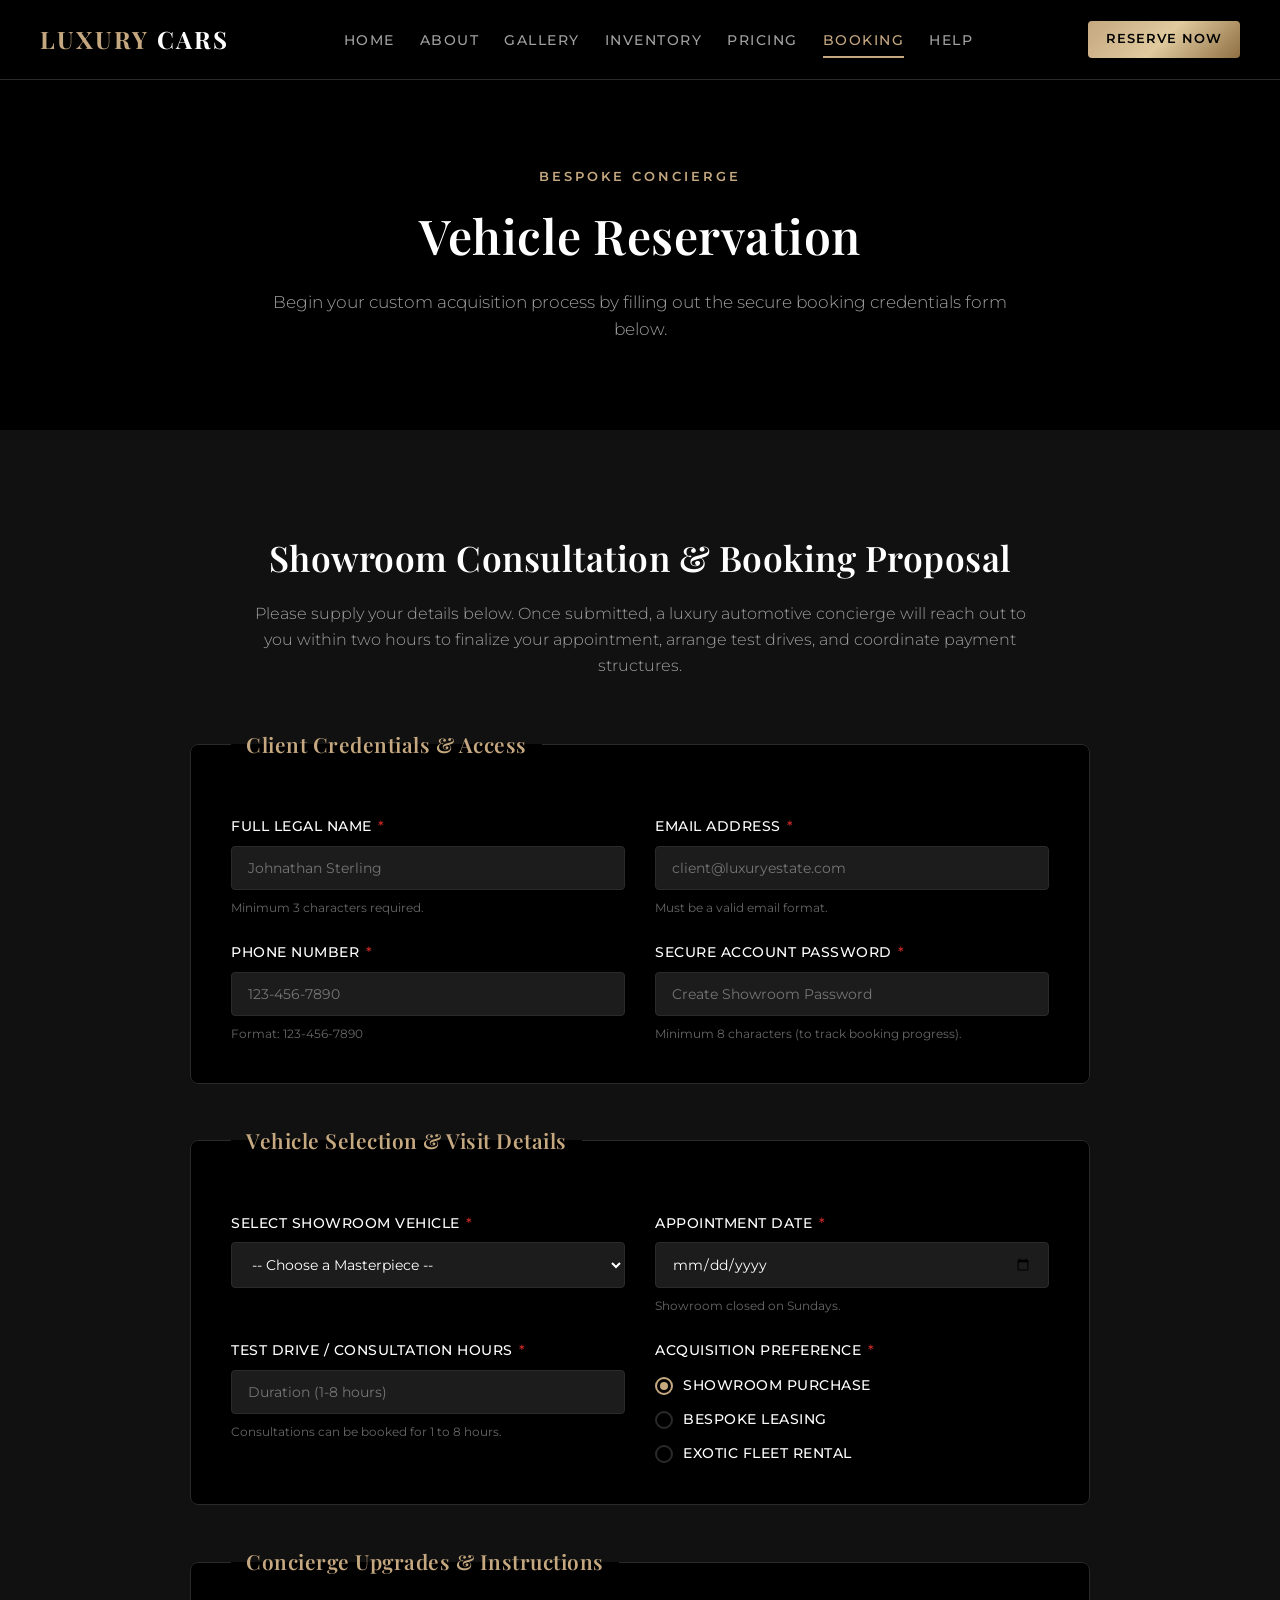
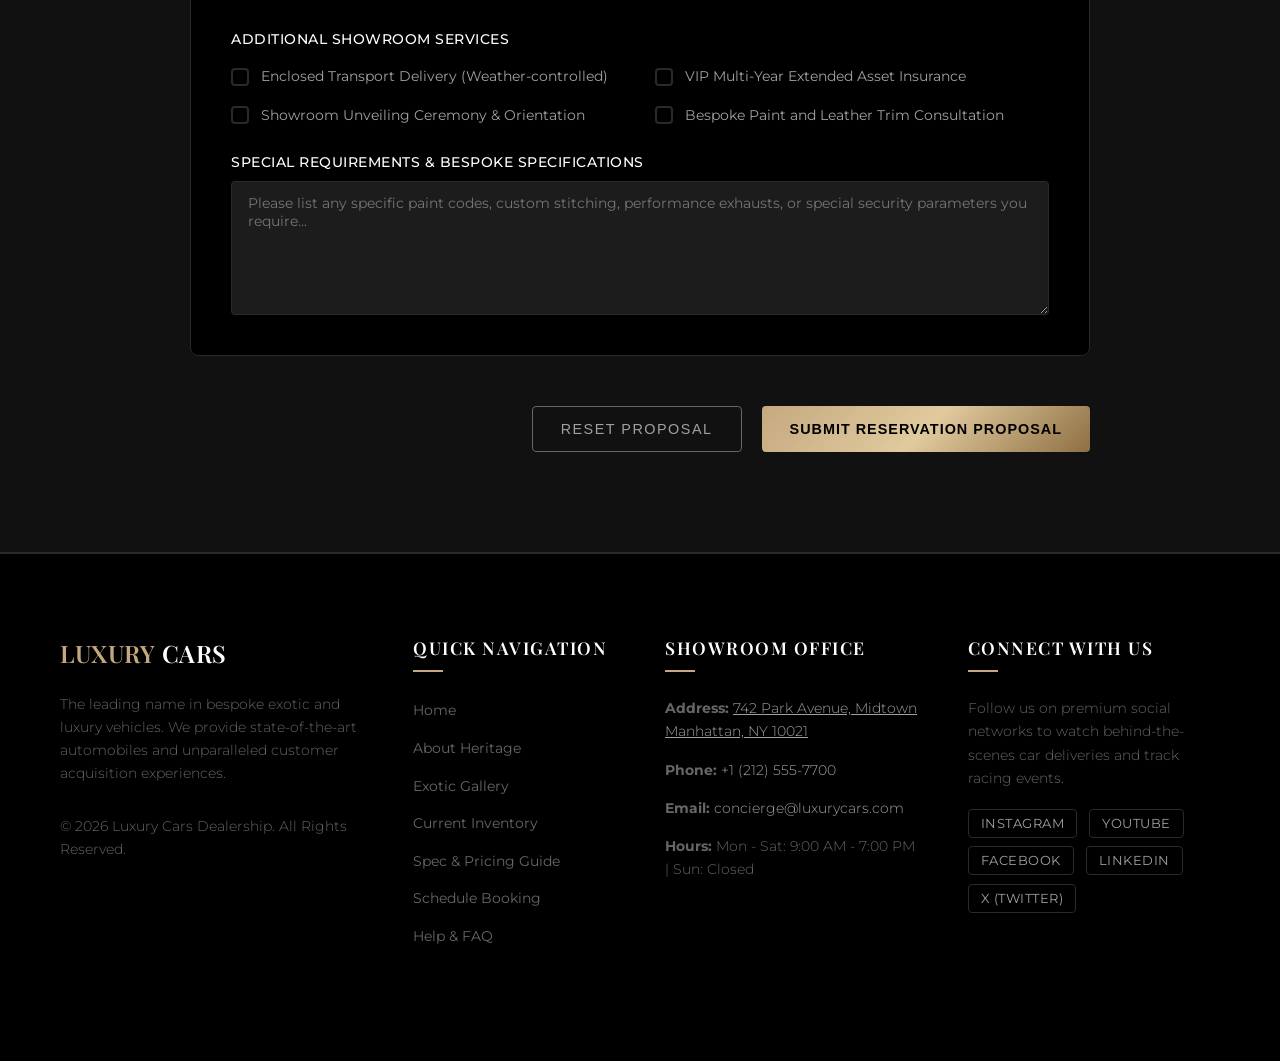
<file: booking.html>
<!DOCTYPE html>
<html lang="en">
<head>
    <meta charset="UTF-8">
    <meta name="viewport" content="width=device-width, initial-scale=1.0">
    <meta name="description" content="Schedule a showroom consultation or reserve your chosen vehicle. Fill out our secure, bespoke concierge reservation form.">
    <title>Reserve Your Vehicle | Luxury Cars Concierge</title>
    <!-- Google Fonts -->
    <link rel="preconnect" href="https://fonts.googleapis.com">
    <link rel="preconnect" href="https://fonts.gstatic.com" crossorigin>
    <link href="https://fonts.googleapis.com/css2?family=Montserrat:wght@300;400;500;600;700&family=Playfair+Display:ital,wght@0,400;0,600;0,700;1,400&display=swap" rel="stylesheet">
    <!-- External CSS -->
    <link rel="stylesheet" href="css/styles.css">
    <link rel="stylesheet" href="css/responsive.css">
    <!-- Favicon -->
    <link rel="icon" type="image/x-icon" href="favicon.ico">
</head>
<body>

    <!-- Header & Navigation -->
    <header class="main-header">
        <div class="logo">
            <a href="index.html">
                <span class="gold-text">LUXURY</span> CARS
            </a>
        </div>
        <nav class="nav-bar">
            <ul>
                <li><a href="index.html">Home</a></li>
                <li><a href="about.html">About</a></li>
                <li><a href="gallery.html">Gallery</a></li>
                <li><a href="inventory.html">Inventory</a></li>
                <li><a href="pricing.html">Pricing</a></li>
                <li><a href="booking.html" class="active-nav">Booking</a></li>
                <li><a href="help.html">Help</a></li>
            </ul>
        </nav>
        <div class="header-cta">
            <a href="booking.html" class="btn-gold-small">Reserve Now</a>
        </div>
    </header>

    <!-- Main Content -->
    <main>

        <!-- Page Hero Banner -->
        <section class="page-banner booking-banner">
            <div class="banner-overlay"></div>
            <div class="banner-content">
                <span class="banner-subtitle">BESPOKE CONCIERGE</span>
                <h1>Vehicle Reservation</h1>
                <p>Begin your custom acquisition process by filling out the secure booking credentials form below.</p>
            </div>
        </section>

        <!-- Booking Form Section -->
        <section class="booking-section">
            <div class="container">
                
                <div class="booking-intro-text">
                    <h2>Showroom Consultation & Booking Proposal</h2>
                    <p>Please supply your details below. Once submitted, a luxury automotive concierge will reach out to you within two hours to finalize your appointment, arrange test drives, and coordinate payment structures.</p>
                </div>

                <!-- Reservation Form -->
                <form class="reservation-form" action="#" method="POST">
                    
                    <!-- Fieldset 1: Personal Details -->
                    <fieldset class="form-fieldset">
                        <legend class="form-legend">Client Credentials & Access</legend>
                        <div class="fieldset-grid">
                            <div class="form-group">
                                <label for="client-name">Full Legal Name <span class="required-star">*</span></label>
                                <input type="text" id="client-name" name="name" placeholder="Johnathan Sterling" minlength="3" required>
                                <span class="input-tip">Minimum 3 characters required.</span>
                            </div>

                            <div class="form-group">
                                <label for="client-email">Email Address <span class="required-star">*</span></label>
                                <input type="email" id="client-email" name="email" placeholder="client@luxuryestate.com" required>
                                <span class="input-tip">Must be a valid email format.</span>
                            </div>

                            <div class="form-group">
                                <label for="client-phone">Phone Number <span class="required-star">*</span></label>
                                <input type="tel" id="client-phone" name="phone" placeholder="123-456-7890" pattern="[0-9]{3}-[0-9]{3}-[0-9]{4}" required>
                                <span class="input-tip">Format: 123-456-7890</span>
                            </div>

                            <div class="form-group">
                                <label for="client-password">Secure Account Password <span class="required-star">*</span></label>
                                <input type="password" id="client-password" name="password" placeholder="Create Showroom Password" minlength="8" required>
                                <span class="input-tip">Minimum 8 characters (to track booking progress).</span>
                            </div>
                        </div>
                    </fieldset>

                    <!-- Fieldset 2: Vehicle Specs and Appointment -->
                    <fieldset class="form-fieldset">
                        <legend class="form-legend">Vehicle Selection & Visit Details</legend>
                        <div class="fieldset-grid">
                            <div class="form-group">
                                <label for="vehicle-select">Select Showroom Vehicle <span class="required-star">*</span></label>
                                <select id="vehicle-select" name="vehicle" required>
                                    <option value="" disabled selected>-- Choose a Masterpiece --</option>
                                    <option value="porsche-911">Porsche 911 GT3 ($198,500)</option>
                                    <option value="porsche-taycan">Porsche Taycan Turbo S ($187,000)</option>
                                    <option value="ferrari-f8">Ferrari F8 Tributo ($312,000)</option>
                                    <option value="ferrari-roma">Ferrari Roma Coupe ($222,600)</option>
                                    <option value="lambo-huracan">Lamborghini Huracán Evo V10 ($261,200)</option>
                                    <option value="rr-ghost">Rolls-Royce Ghost Sedan ($346,000)</option>
                                    <option value="rr-cullinan">Rolls-Royce Cullinan SUV ($395,000)</option>
                                    <option value="bentley-continental">Bentley Continental GT ($235,900)</option>
                                    <option value="mercedes-sclass">Mercedes-Benz S-Class S580 ($124,500)</option>
                                    <option value="audi-rs">Audi RS e-tron GT ($142,400)</option>
                                    <option value="range-rover">Range Rover Autobiography ($162,000)</option>
                                </select>
                            </div>

                            <div class="form-group">
                                <label for="booking-date">Appointment Date <span class="required-star">*</span></label>
                                <input type="date" id="booking-date" name="booking_date" required>
                                <span class="input-tip">Showroom closed on Sundays.</span>
                            </div>

                            <div class="form-group">
                                <label for="consult-duration">Test Drive / Consultation Hours <span class="required-star">*</span></label>
                                <input type="number" id="consult-duration" name="duration" min="1" max="8" placeholder="Duration (1-8 hours)" required>
                                <span class="input-tip">Consultations can be booked for 1 to 8 hours.</span>
                            </div>

                            <div class="form-group">
                                <span class="label-heading">Acquisition Preference <span class="required-star">*</span></span>
                                <div class="radio-group">
                                    <label class="radio-label">
                                        <input type="radio" name="acquisition_type" value="purchase" checked required>
                                        <span>Showroom Purchase</span>
                                    </label>
                                    <label class="radio-label">
                                        <input type="radio" name="acquisition_type" value="lease">
                                        <span>Bespoke Leasing</span>
                                    </label>
                                    <label class="radio-label">
                                        <input type="radio" name="acquisition_type" value="rent">
                                        <span>Exotic Fleet Rental</span>
                                    </label>
                                </div>
                            </div>
                        </div>
                    </fieldset>

                    <!-- Fieldset 3: Custom Concierge & Delivery Options -->
                    <fieldset class="form-fieldset">
                        <legend class="form-legend">Concierge Upgrades & Instructions</legend>
                        
                        <div class="checkbox-container">
                            <span class="label-heading">Additional Showroom Services</span>
                            <div class="checkbox-grid">
                                <label class="checkbox-label">
                                    <input type="checkbox" name="services[]" value="enclosed_transport">
                                    <span>Enclosed Transport Delivery (Weather-controlled)</span>
                                </label>
                                <label class="checkbox-label">
                                    <input type="checkbox" name="services[]" value="vip_insurance">
                                    <span>VIP Multi-Year Extended Asset Insurance</span>
                                </label>
                                <label class="checkbox-label">
                                    <input type="checkbox" name="services[]" value="orientation">
                                    <span>Showroom Unveiling Ceremony & Orientation</span>
                                </label>
                                <label class="checkbox-label">
                                    <input type="checkbox" name="services[]" value="materials_consult">
                                    <span>Bespoke Paint and Leather Trim Consultation</span>
                                </label>
                            </div>
                        </div>

                        <div class="form-group textarea-group">
                            <label for="special-requirements">Special Requirements & Bespoke Specifications</label>
                            <textarea id="special-requirements" name="requirements" placeholder="Please list any specific paint codes, custom stitching, performance exhausts, or special security parameters you require..." rows="6"></textarea>
                        </div>
                    </fieldset>

                    <!-- Submit & Reset Buttons -->
                    <div class="form-actions">
                        <button type="reset" class="btn-outline-reset">Reset Proposal</button>
                        <button type="submit" class="btn-gold-submit">Submit Reservation Proposal</button>
                    </div>

                </form>

            </div>
        </section>

    </main>

    <!-- Footer -->
    <footer class="main-footer">
        <div class="container footer-grid">
            <div class="footer-block footer-about">
                <h3><span class="gold-text">LUXURY</span> CARS</h3>
                <p>The leading name in bespoke exotic and luxury vehicles. We provide state-of-the-art automobiles and unparalleled customer acquisition experiences.</p>
                <p class="copyright">&copy; 2026 Luxury Cars Dealership. All Rights Reserved.</p>
            </div>
            <div class="footer-block footer-links">
                <h4>Quick Navigation</h4>
                <ul>
                    <li><a href="index.html">Home</a></li>
                    <li><a href="about.html">About Heritage</a></li>
                    <li><a href="gallery.html">Exotic Gallery</a></li>
                    <li><a href="inventory.html">Current Inventory</a></li>
                    <li><a href="pricing.html">Spec & Pricing Guide</a></li>
                    <li><a href="booking.html">Schedule Booking</a></li>
                    <li><a href="help.html">Help & FAQ</a></li>
                </ul>
            </div>
            <div class="footer-block footer-contact">
                <h4>Showroom Office</h4>
                <p><strong>Address:</strong> <a href="help.html#map-section" class="footer-map-link">742 Park Avenue, Midtown Manhattan, NY 10021</a></p>
                <p><strong>Phone:</strong> <a href="tel:+12125557700">+1 (212) 555-7700</a></p>
                <p><strong>Email:</strong> <a href="mailto:concierge@luxurycars.com">concierge@luxurycars.com</a></p>
                <p><strong>Hours:</strong> Mon - Sat: 9:00 AM - 7:00 PM | Sun: Closed</p>
            </div>
            <div class="footer-block footer-social">
                <h4>Connect With Us</h4>
                <p>Follow us on premium social networks to watch behind-the-scenes car deliveries and track racing events.</p>
                <ul class="social-links">
                    <li><a href="https://instagram.com" target="_blank" rel="noopener">Instagram</a></li>
                    <li><a href="https://youtube.com" target="_blank" rel="noopener">YouTube</a></li>
                    <li><a href="https://facebook.com" target="_blank" rel="noopener">Facebook</a></li>
                    <li><a href="https://linkedin.com" target="_blank" rel="noopener">LinkedIn</a></li>
                    <li><a href="https://twitter.com" target="_blank" rel="noopener">X (Twitter)</a></li>
                </ul>
            </div>
        </div>
    </footer>

</body>
</html>
</file>
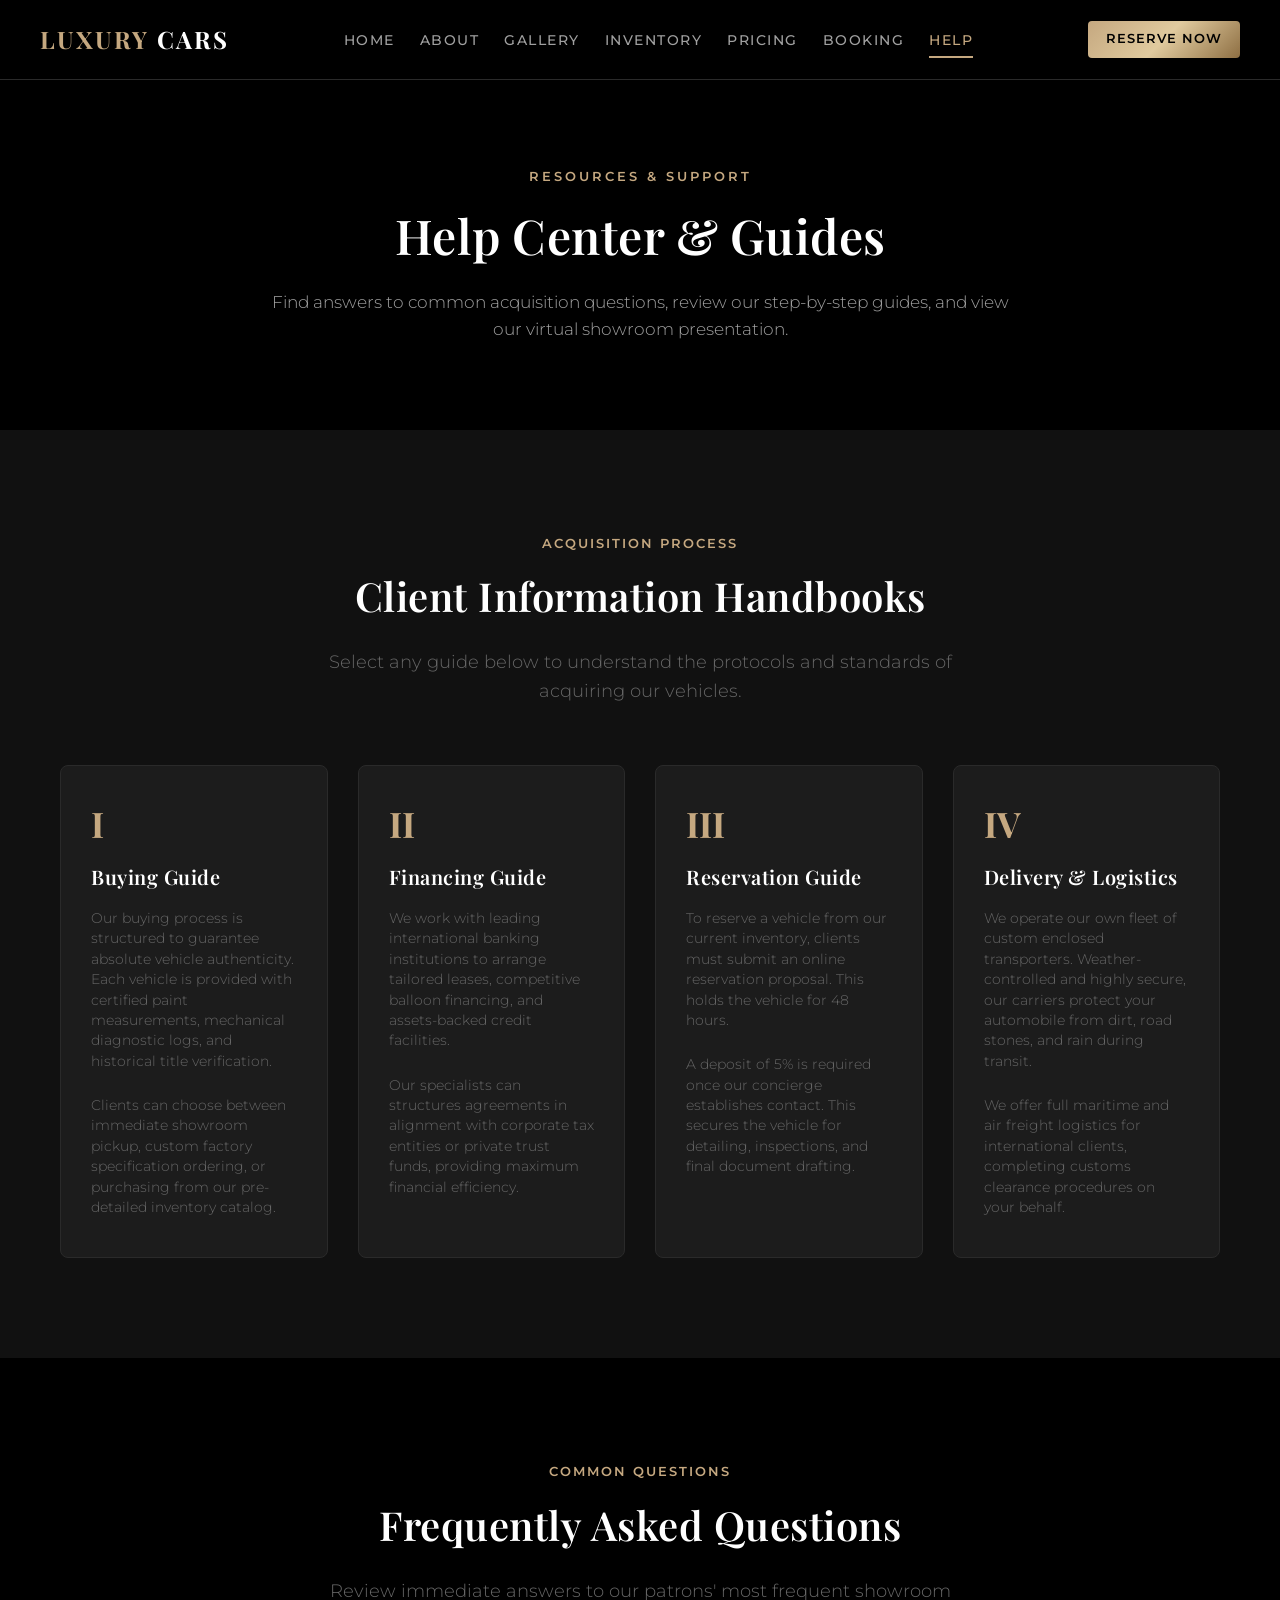
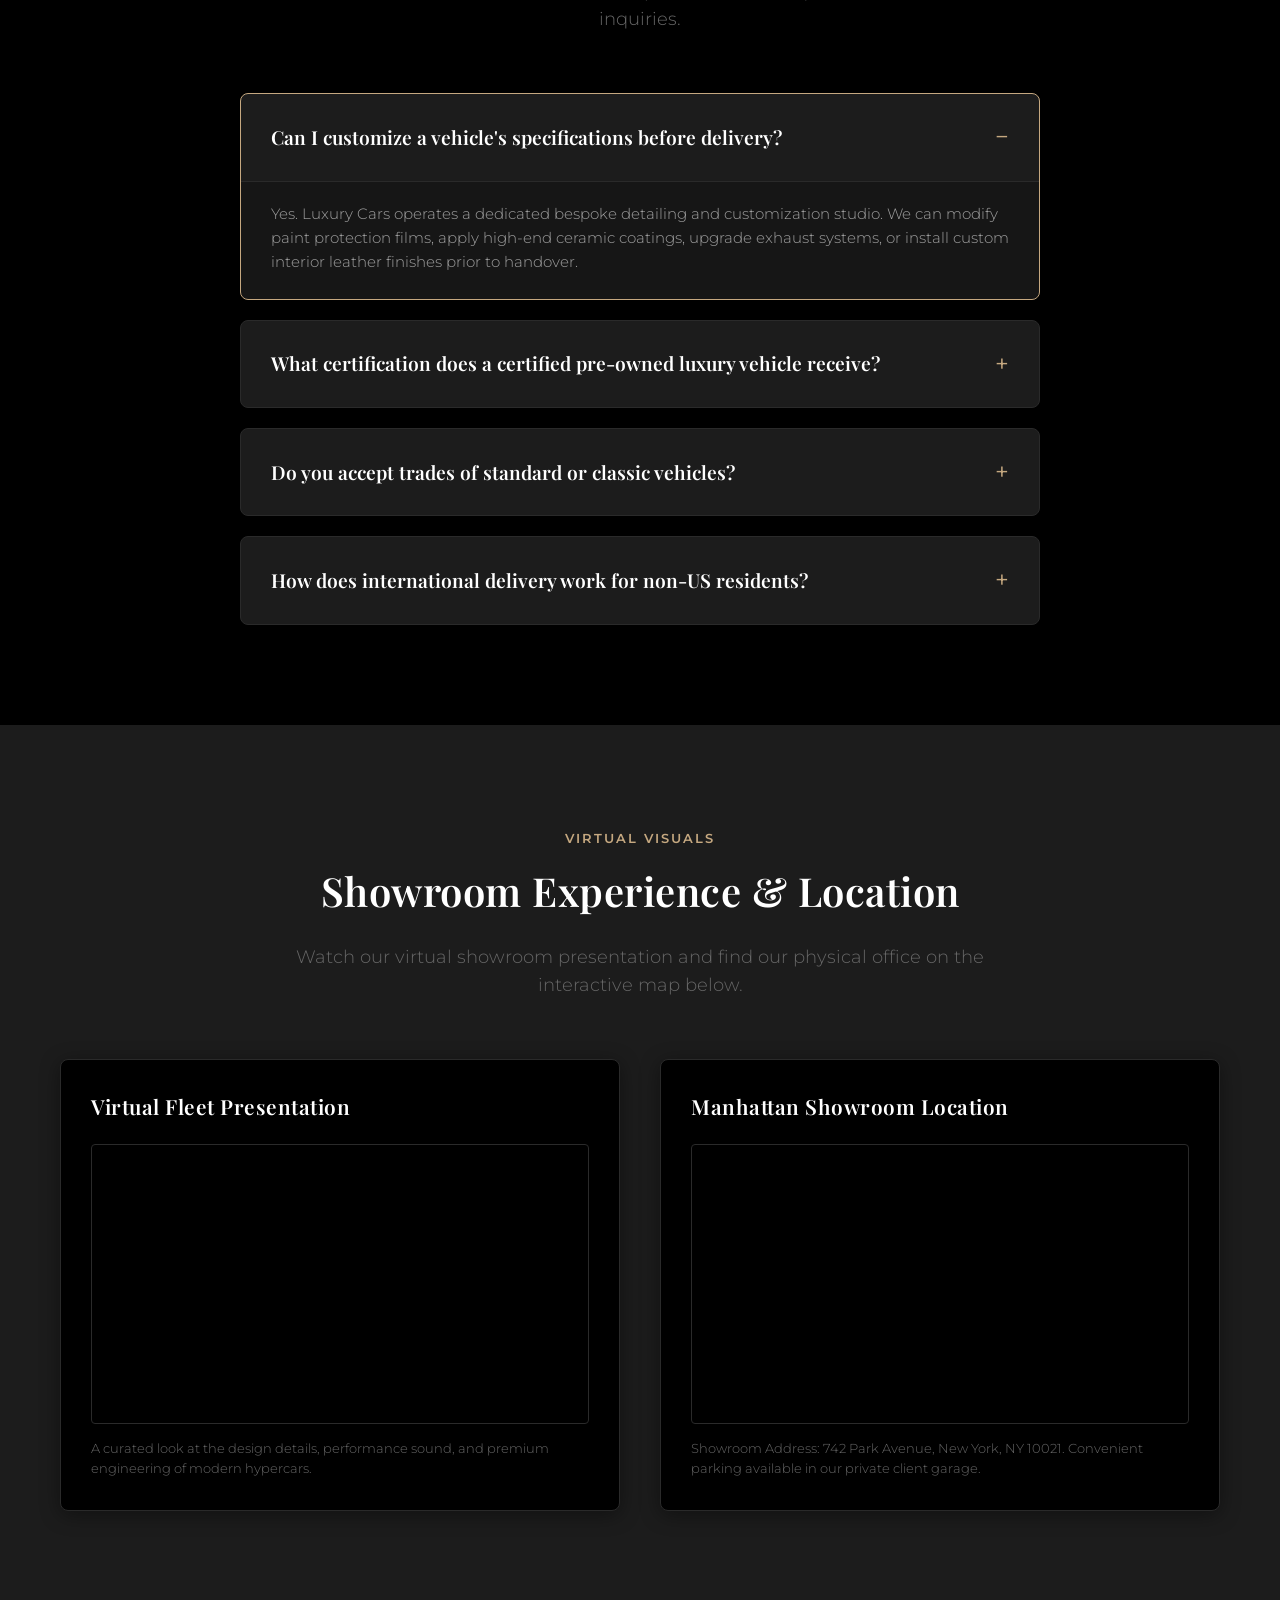
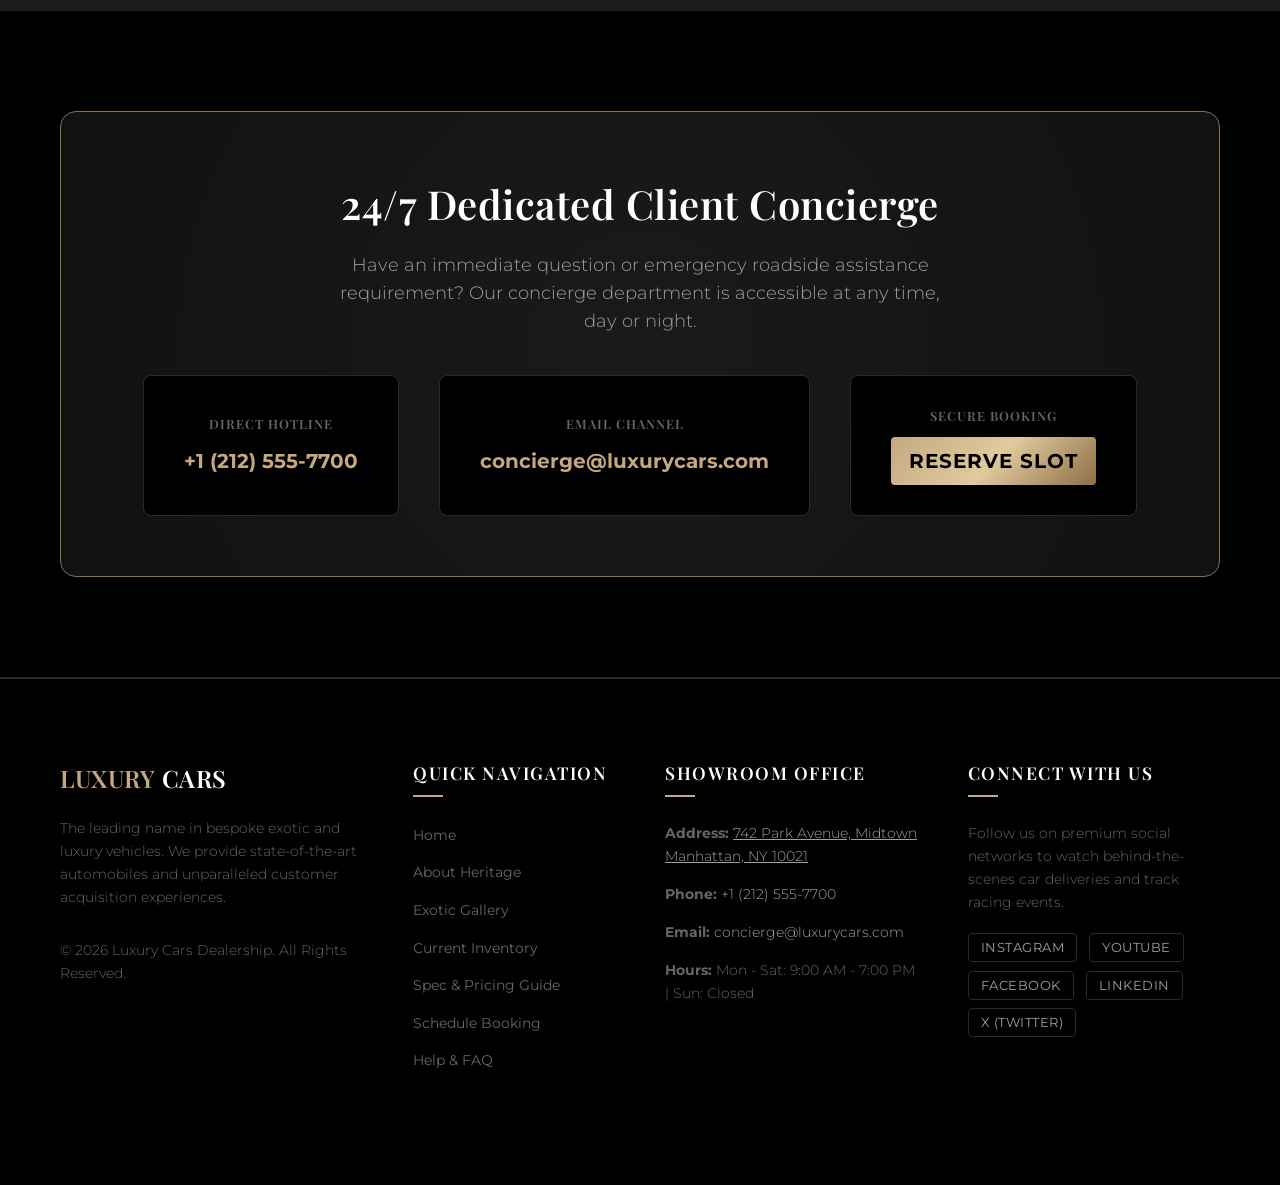
<file: help.html>
<!DOCTYPE html>
<html lang="en">
<head>
    <meta charset="UTF-8">
    <meta name="viewport" content="width=device-width, initial-scale=1.0">
    <meta name="description" content="Access our Luxury Cars Help Center. Read our detailed buying guide, financing options, delivery info, and FAQs, or view our showroom map.">
    <title>Help Center & Guides | Luxury Cars Dealership</title>
    <!-- Google Fonts -->
    <link rel="preconnect" href="https://fonts.googleapis.com">
    <link rel="preconnect" href="https://fonts.gstatic.com" crossorigin>
    <link href="https://fonts.googleapis.com/css2?family=Montserrat:wght@300;400;500;600;700&family=Playfair+Display:ital,wght@0,400;0,600;0,700;1,400&display=swap" rel="stylesheet">
    <!-- External CSS -->
    <link rel="stylesheet" href="css/styles.css">
    <link rel="stylesheet" href="css/responsive.css">
    <!-- Favicon -->
    <link rel="icon" type="image/x-icon" href="favicon.ico">
</head>
<body>

    <!-- Header & Navigation -->
    <header class="main-header">
        <div class="logo">
            <a href="index.html">
                <span class="gold-text">LUXURY</span> CARS
            </a>
        </div>
        <nav class="nav-bar">
            <ul>
                <li><a href="index.html">Home</a></li>
                <li><a href="about.html">About</a></li>
                <li><a href="gallery.html">Gallery</a></li>
                <li><a href="inventory.html">Inventory</a></li>
                <li><a href="pricing.html">Pricing</a></li>
                <li><a href="booking.html">Booking</a></li>
                <li><a href="help.html" class="active-nav">Help</a></li>
            </ul>
        </nav>
        <div class="header-cta">
            <a href="booking.html" class="btn-gold-small">Reserve Now</a>
        </div>
    </header>

    <!-- Main Content -->
    <main>

        <!-- Page Hero Banner -->
        <section class="page-banner help-banner">
            <div class="banner-overlay"></div>
            <div class="banner-content">
                <span class="banner-subtitle">RESOURCES & SUPPORT</span>
                <h1>Help Center & Guides</h1>
                <p>Find answers to common acquisition questions, review our step-by-step guides, and view our virtual showroom presentation.</p>
            </div>
        </section>

        <!-- Guides Section (Buying, Financing, Reservation, Delivery) -->
        <section class="guides-section">
            <div class="container">
                <div class="section-header">
                    <span class="section-badge">ACQUISITION PROCESS</span>
                    <h2>Client Information Handbooks</h2>
                    <p>Select any guide below to understand the protocols and standards of acquiring our vehicles.</p>
                </div>

                <div class="guides-grid">
                    
                    <!-- Guide 1: Buying Guide -->
                    <article class="guide-card">
                        <div class="guide-num">I</div>
                        <h3>Buying Guide</h3>
                        <p>Our buying process is structured to guarantee absolute vehicle authenticity. Each vehicle is provided with certified paint measurements, mechanical diagnostic logs, and historical title verification.</p>
                        <p>Clients can choose between immediate showroom pickup, custom factory specification ordering, or purchasing from our pre-detailed inventory catalog.</p>
                    </article>

                    <!-- Guide 2: Financing Guide -->
                    <article class="guide-card">
                        <div class="guide-num">II</div>
                        <h3>Financing Guide</h3>
                        <p>We work with leading international banking institutions to arrange tailored leases, competitive balloon financing, and assets-backed credit facilities.</p>
                        <p>Our specialists can structures agreements in alignment with corporate tax entities or private trust funds, providing maximum financial efficiency.</p>
                    </article>

                    <!-- Guide 3: Reservation Guide -->
                    <article class="guide-card">
                        <div class="guide-num">III</div>
                        <h3>Reservation Guide</h3>
                        <p>To reserve a vehicle from our current inventory, clients must submit an online reservation proposal. This holds the vehicle for 48 hours.</p>
                        <p>A deposit of 5% is required once our concierge establishes contact. This secures the vehicle for detailing, inspections, and final document drafting.</p>
                    </article>

                    <!-- Guide 4: Delivery Information -->
                    <article class="guide-card">
                        <div class="guide-num">IV</div>
                        <h3>Delivery & Logistics</h3>
                        <p>We operate our own fleet of custom enclosed transporters. Weather-controlled and highly secure, our carriers protect your automobile from dirt, road stones, and rain during transit.</p>
                        <p>We offer full maritime and air freight logistics for international clients, completing customs clearance procedures on your behalf.</p>
                    </article>

                </div>
            </div>
        </section>

        <!-- FAQ Section -->
        <section class="faq-section">
            <div class="container">
                <div class="section-header">
                    <span class="section-badge">COMMON QUESTIONS</span>
                    <h2>Frequently Asked Questions</h2>
                    <p>Review immediate answers to our patrons' most frequent showroom inquiries.</p>
                </div>

                <div class="faq-accordion">
                    <!-- FAQ 1 -->
                    <details class="faq-item" open>
                        <summary class="faq-question">Can I customize a vehicle's specifications before delivery?</summary>
                        <div class="faq-answer">
                            <p>Yes. Luxury Cars operates a dedicated bespoke detailing and customization studio. We can modify paint protection films, apply high-end ceramic coatings, upgrade exhaust systems, or install custom interior leather finishes prior to handover.</p>
                        </div>
                    </details>

                    <!-- FAQ 2 -->
                    <details class="faq-item">
                        <summary class="faq-question">What certification does a certified pre-owned luxury vehicle receive?</summary>
                        <div class="faq-answer">
                            <p>Every pre-owned vehicle undergoes an intensive 150-point mechanical, structural, and cosmetic inspection by our factory-trained technicians. We check engine compression, paint thickness, suspension bushings, and electronics, and perform full road testing. Vehicles are delivered with a signed certificate of quality.</p>
                        </div>
                    </details>

                    <!-- FAQ 3 -->
                    <details class="faq-item">
                        <summary class="faq-question">Do you accept trades of standard or classic vehicles?</summary>
                        <div class="faq-answer">
                            <p>We accept trade-ins of high-end luxury vehicles, modern exotics, and select classic sports cars. Our valuation experts conduct on-site inspections or review digital portfolios to provide highly competitive valuations aligned with current global auctions.</p>
                        </div>
                    </details>

                    <!-- FAQ 4 -->
                    <details class="faq-item">
                        <summary class="faq-question">How does international delivery work for non-US residents?</summary>
                        <div class="faq-answer">
                            <p>We coordinate secure sea or air shipping. Our logistics department drafts bills of lading, prepares export customs forms, and handles international transport insurance. The vehicle is delivered to your designated port or coordinates with local flatbeds to drop at your garage door.</p>
                        </div>
                    </details>
                </div>

            </div>
        </section>

        <!-- Multimedia Section: YouTube Video & Google Map -->
        <section class="multimedia-section">
            <div class="container">
                <div class="section-header">
                    <span class="section-badge">VIRTUAL VISUALS</span>
                    <h2>Showroom Experience & Location</h2>
                    <p>Watch our virtual showroom presentation and find our physical office on the interactive map below.</p>
                </div>

                <div class="multimedia-grid">
                    <!-- YouTube Video Embed -->
                    <div class="video-container">
                        <h3>Virtual Fleet Presentation</h3>
                        <div class="iframe-wrapper">
                            <iframe 
                                src="https://www.youtube.com/embed/xW_J7_p7U0k" 
                                title="YouTube Luxury Car Video Showcase" 
                                allow="accelerometer; autoplay; clipboard-write; encrypted-media; gyroscope; picture-in-picture" 
                                allowfullscreen>
                            </iframe>
                        </div>
                        <p class="media-caption">A curated look at the design details, performance sound, and premium engineering of modern hypercars.</p>
                    </div>

                    <!-- Google Map Embed -->
                    <div id="map-section" class="map-container">
                        <h3>Manhattan Showroom Location</h3>
                        <div class="iframe-wrapper">
                            <iframe 
                                src="https://www.google.com/maps/embed?pb=!1m18!1m12!1m3!1d3022.060689693992!2d-73.96781258459364!3d40.77121287932578!2m3!1f0!2f0!3f0!3m2!1i1024!2i768!4f13.1!3m3!1m2!1s0x89c258ec0e4c637b%3A0x67399e2a4be5a242!2sPark%20Ave%2C%20New%20York%2C%20NY!5e0!3m2!1sen!2sus!4v1625000000000!5m2!1sen!2sus" 
                                title="Google Maps Showroom Location" 
                                allowfullscreen="" 
                                loading="lazy">
                            </iframe>
                        </div>
                        <p class="media-caption">Showroom Address: 742 Park Avenue, New York, NY 10021. Convenient parking available in our private client garage.</p>
                    </div>
                </div>
            </div>
        </section>

        <!-- Customer Support section -->
        <section class="support-section">
            <div class="container">
                <div class="support-box">
                    <h2>24/7 Dedicated Client Concierge</h2>
                    <p>Have an immediate question or emergency roadside assistance requirement? Our concierge department is accessible at any time, day or night.</p>
                    <div class="support-contacts">
                        <div class="support-card">
                            <h5>Direct Hotline</h5>
                            <a href="tel:+12125557700" class="gold-text">+1 (212) 555-7700</a>
                        </div>
                        <div class="support-card">
                            <h5>Email Channel</h5>
                            <a href="mailto:concierge@luxurycars.com" class="gold-text">concierge@luxurycars.com</a>
                        </div>
                        <div class="support-card">
                            <h5>Secure Booking</h5>
                            <a href="booking.html" class="btn-gold-small">Reserve Slot</a>
                        </div>
                    </div>
                </div>
            </div>
        </section>

    </main>

    <!-- Footer -->
    <footer class="main-footer">
        <div class="container footer-grid">
            <div class="footer-block footer-about">
                <h3><span class="gold-text">LUXURY</span> CARS</h3>
                <p>The leading name in bespoke exotic and luxury vehicles. We provide state-of-the-art automobiles and unparalleled customer acquisition experiences.</p>
                <p class="copyright">&copy; 2026 Luxury Cars Dealership. All Rights Reserved.</p>
            </div>
            <div class="footer-block footer-links">
                <h4>Quick Navigation</h4>
                <ul>
                    <li><a href="index.html">Home</a></li>
                    <li><a href="about.html">About Heritage</a></li>
                    <li><a href="gallery.html">Exotic Gallery</a></li>
                    <li><a href="inventory.html">Current Inventory</a></li>
                    <li><a href="pricing.html">Spec & Pricing Guide</a></li>
                    <li><a href="booking.html">Schedule Booking</a></li>
                    <li><a href="help.html">Help & FAQ</a></li>
                </ul>
            </div>
            <div class="footer-block footer-contact">
                <h4>Showroom Office</h4>
                <p><strong>Address:</strong> <a href="help.html#map-section" class="footer-map-link">742 Park Avenue, Midtown Manhattan, NY 10021</a></p>
                <p><strong>Phone:</strong> <a href="tel:+12125557700">+1 (212) 555-7700</a></p>
                <p><strong>Email:</strong> <a href="mailto:concierge@luxurycars.com">concierge@luxurycars.com</a></p>
                <p><strong>Hours:</strong> Mon - Sat: 9:00 AM - 7:00 PM | Sun: Closed</p>
            </div>
            <div class="footer-block footer-social">
                <h4>Connect With Us</h4>
                <p>Follow us on premium social networks to watch behind-the-scenes car deliveries and track racing events.</p>
                <ul class="social-links">
                    <li><a href="https://instagram.com" target="_blank" rel="noopener">Instagram</a></li>
                    <li><a href="https://youtube.com" target="_blank" rel="noopener">YouTube</a></li>
                    <li><a href="https://facebook.com" target="_blank" rel="noopener">Facebook</a></li>
                    <li><a href="https://linkedin.com" target="_blank" rel="noopener">LinkedIn</a></li>
                    <li><a href="https://twitter.com" target="_blank" rel="noopener">X (Twitter)</a></li>
                </ul>
            </div>
        </div>
    </footer>

</body>
</html>
</file>
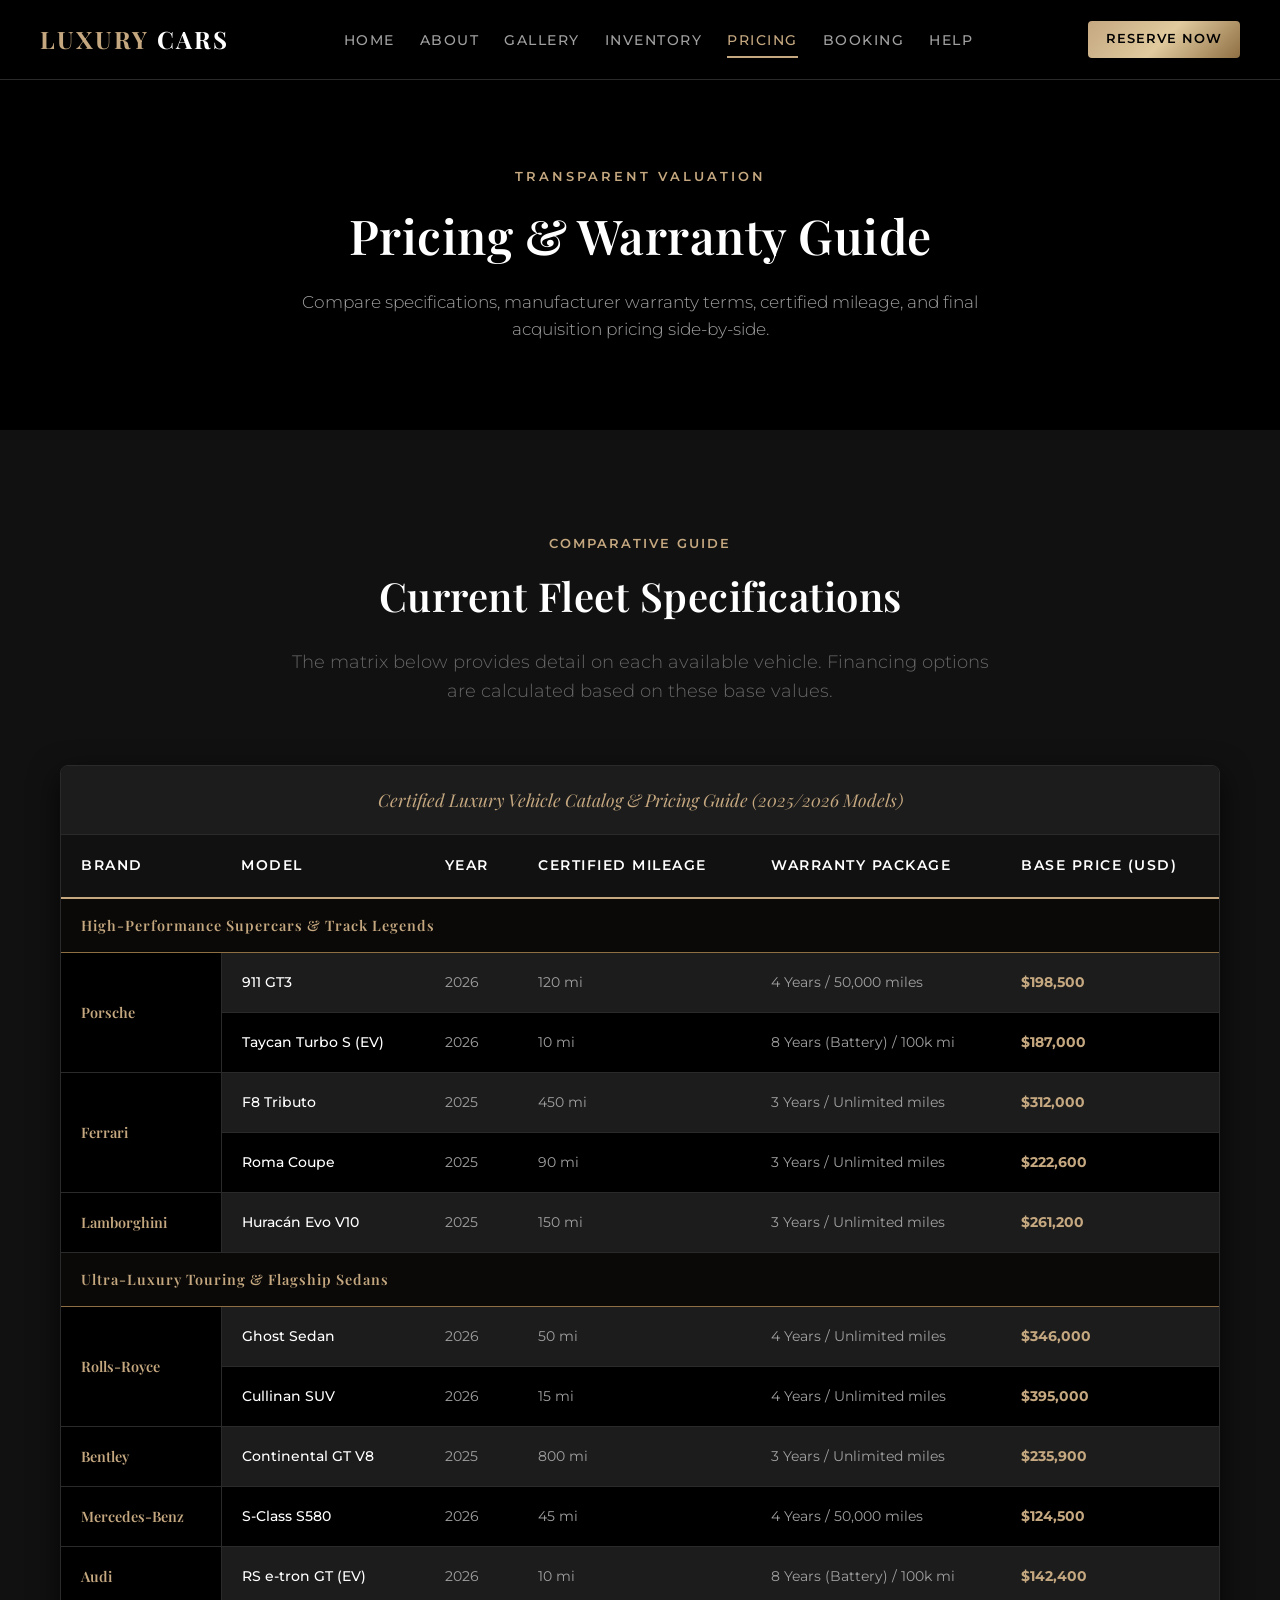
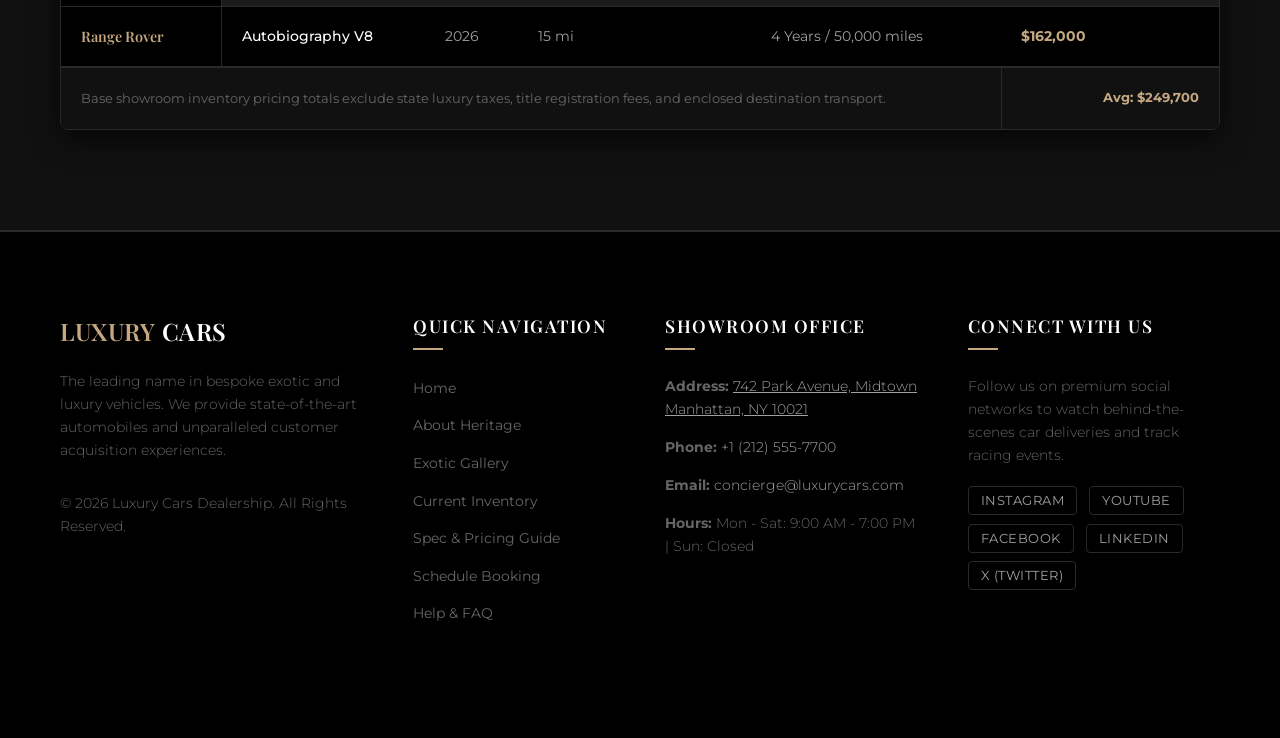
<file: pricing.html>
<!DOCTYPE html>
<html lang="en">
<head>
    <meta charset="UTF-8">
    <meta name="viewport" content="width=device-width, initial-scale=1.0">
    <meta name="description" content="View transparent pricing, warranty packages, mileage, and year specifications for our current inventory of luxury and exotic vehicles.">
    <title>Pricing & Spec Guide | Luxury Cars</title>
    <!-- Google Fonts -->
    <link rel="preconnect" href="https://fonts.googleapis.com">
    <link rel="preconnect" href="https://fonts.gstatic.com" crossorigin>
    <link href="https://fonts.googleapis.com/css2?family=Montserrat:wght@300;400;500;600;700&family=Playfair+Display:ital,wght@0,400;0,600;0,700;1,400&display=swap" rel="stylesheet">
    <!-- External CSS -->
    <link rel="stylesheet" href="css/styles.css">
    <link rel="stylesheet" href="css/responsive.css">
    <!-- Favicon -->
    <link rel="icon" type="image/x-icon" href="favicon.ico">
</head>
<body>

    <!-- Header & Navigation -->
    <header class="main-header">
        <div class="logo">
            <a href="index.html">
                <span class="gold-text">LUXURY</span> CARS
            </a>
        </div>
        <nav class="nav-bar">
            <ul>
                <li><a href="index.html">Home</a></li>
                <li><a href="about.html">About</a></li>
                <li><a href="gallery.html">Gallery</a></li>
                <li><a href="inventory.html">Inventory</a></li>
                <li><a href="pricing.html" class="active-nav">Pricing</a></li>
                <li><a href="booking.html">Booking</a></li>
                <li><a href="help.html">Help</a></li>
            </ul>
        </nav>
        <div class="header-cta">
            <a href="booking.html" class="btn-gold-small">Reserve Now</a>
        </div>
    </header>

    <!-- Main Content -->
    <main>

        <!-- Page Hero Banner -->
        <section class="page-banner pricing-banner">
            <div class="banner-overlay"></div>
            <div class="banner-content">
                <span class="banner-subtitle">TRANSPARENT VALUATION</span>
                <h1>Pricing & Warranty Guide</h1>
                <p>Compare specifications, manufacturer warranty terms, certified mileage, and final acquisition pricing side-by-side.</p>
            </div>
        </section>

        <!-- Table Section -->
        <section class="pricing-table-section">
            <div class="container">
                
                <div class="section-header">
                    <span class="section-badge">COMPARATIVE GUIDE</span>
                    <h2>Current Fleet Specifications</h2>
                    <p>The matrix below provides detail on each available vehicle. Financing options are calculated based on these base values.</p>
                </div>

                <!-- Styled Table Wrapper for responsiveness -->
                <div class="table-responsive-wrapper">
                    <table class="luxury-table">
                        <caption>Certified Luxury Vehicle Catalog & Pricing Guide (2025/2026 Models)</caption>
                        
                        <thead>
                            <tr>
                                <th scope="col">Brand</th>
                                <th scope="col">Model</th>
                                <th scope="col">Year</th>
                                <th scope="col">Certified Mileage</th>
                                <th scope="col">Warranty Package</th>
                                <th scope="col">Base Price (USD)</th>
                            </tr>
                        </thead>
                        
                        <tbody>
                            <!-- Category Row: Supercars -->
                            <tr class="table-category-row">
                                <td colspan="6">High-Performance Supercars & Track Legends</td>
                            </tr>
                            <tr>
                                <th scope="row" rowspan="2" class="brand-header">Porsche</th>
                                <td class="model-cell">911 GT3</td>
                                <td>2026</td>
                                <td>120 mi</td>
                                <td>4 Years / 50,000 miles</td>
                                <td class="price-cell">$198,500</td>
                            </tr>
                            <tr>
                                <td class="model-cell">Taycan Turbo S (EV)</td>
                                <td>2026</td>
                                <td>10 mi</td>
                                <td>8 Years (Battery) / 100k mi</td>
                                <td class="price-cell">$187,000</td>
                            </tr>
                            <tr>
                                <th scope="row" rowspan="2" class="brand-header">Ferrari</th>
                                <td class="model-cell">F8 Tributo</td>
                                <td>2025</td>
                                <td>450 mi</td>
                                <td>3 Years / Unlimited miles</td>
                                <td class="price-cell">$312,000</td>
                            </tr>
                            <tr>
                                <td class="model-cell">Roma Coupe</td>
                                <td>2025</td>
                                <td>90 mi</td>
                                <td>3 Years / Unlimited miles</td>
                                <td class="price-cell">$222,600</td>
                            </tr>
                            <tr>
                                <th scope="row" class="brand-header">Lamborghini</th>
                                <td class="model-cell">Huracán Evo V10</td>
                                <td>2025</td>
                                <td>150 mi</td>
                                <td>3 Years / Unlimited miles</td>
                                <td class="price-cell">$261,200</td>
                            </tr>

                            <!-- Category Row: Ultra-Luxury Touring -->
                            <tr class="table-category-row">
                                <td colspan="6">Ultra-Luxury Touring & Flagship Sedans</td>
                            </tr>
                            <tr>
                                <th scope="row" rowspan="2" class="brand-header">Rolls-Royce</th>
                                <td class="model-cell">Ghost Sedan</td>
                                <td>2026</td>
                                <td>50 mi</td>
                                <td>4 Years / Unlimited miles</td>
                                <td class="price-cell">$346,000</td>
                            </tr>
                            <tr>
                                <td class="model-cell">Cullinan SUV</td>
                                <td>2026</td>
                                <td>15 mi</td>
                                <td>4 Years / Unlimited miles</td>
                                <td class="price-cell">$395,000</td>
                            </tr>
                            <tr>
                                <th scope="row" class="brand-header">Bentley</th>
                                <td class="model-cell">Continental GT V8</td>
                                <td>2025</td>
                                <td>800 mi</td>
                                <td>3 Years / Unlimited miles</td>
                                <td class="price-cell">$235,900</td>
                            </tr>
                            <tr>
                                <th scope="row" class="brand-header">Mercedes-Benz</th>
                                <td class="model-cell">S-Class S580</td>
                                <td>2026</td>
                                <td>45 mi</td>
                                <td>4 Years / 50,000 miles</td>
                                <td class="price-cell">$124,500</td>
                            </tr>
                            <tr>
                                <th scope="row" class="brand-header">Audi</th>
                                <td class="model-cell">RS e-tron GT (EV)</td>
                                <td>2026</td>
                                <td>10 mi</td>
                                <td>8 Years (Battery) / 100k mi</td>
                                <td class="price-cell">$142,400</td>
                            </tr>
                            <tr>
                                <th scope="row" class="brand-header">Range Rover</th>
                                <td class="model-cell">Autobiography V8</td>
                                <td>2026</td>
                                <td>15 mi</td>
                                <td>4 Years / 50,000 miles</td>
                                <td class="price-cell">$162,000</td>
                            </tr>
                        </tbody>
                        
                        <tfoot>
                            <tr>
                                <td colspan="5" class="footer-note">Base showroom inventory pricing totals exclude state luxury taxes, title registration fees, and enclosed destination transport.</td>
                                <td class="footer-avg">Avg: $249,700</td>
                            </tr>
                        </tfoot>
                    </table>
                </div>

            </div>
        </section>

    </main>

    <!-- Footer -->
    <footer class="main-footer">
        <div class="container footer-grid">
            <div class="footer-block footer-about">
                <h3><span class="gold-text">LUXURY</span> CARS</h3>
                <p>The leading name in bespoke exotic and luxury vehicles. We provide state-of-the-art automobiles and unparalleled customer acquisition experiences.</p>
                <p class="copyright">&copy; 2026 Luxury Cars Dealership. All Rights Reserved.</p>
            </div>
            <div class="footer-block footer-links">
                <h4>Quick Navigation</h4>
                <ul>
                    <li><a href="index.html">Home</a></li>
                    <li><a href="about.html">About Heritage</a></li>
                    <li><a href="gallery.html">Exotic Gallery</a></li>
                    <li><a href="inventory.html">Current Inventory</a></li>
                    <li><a href="pricing.html">Spec & Pricing Guide</a></li>
                    <li><a href="booking.html">Schedule Booking</a></li>
                    <li><a href="help.html">Help & FAQ</a></li>
                </ul>
            </div>
            <div class="footer-block footer-contact">
                <h4>Showroom Office</h4>
                <p><strong>Address:</strong> <a href="help.html#map-section" class="footer-map-link">742 Park Avenue, Midtown Manhattan, NY 10021</a></p>
                <p><strong>Phone:</strong> <a href="tel:+12125557700">+1 (212) 555-7700</a></p>
                <p><strong>Email:</strong> <a href="mailto:concierge@luxurycars.com">concierge@luxurycars.com</a></p>
                <p><strong>Hours:</strong> Mon - Sat: 9:00 AM - 7:00 PM | Sun: Closed</p>
            </div>
            <div class="footer-block footer-social">
                <h4>Connect With Us</h4>
                <p>Follow us on premium social networks to watch behind-the-scenes car deliveries and track racing events.</p>
                <ul class="social-links">
                    <li><a href="https://instagram.com" target="_blank" rel="noopener">Instagram</a></li>
                    <li><a href="https://youtube.com" target="_blank" rel="noopener">YouTube</a></li>
                    <li><a href="https://facebook.com" target="_blank" rel="noopener">Facebook</a></li>
                    <li><a href="https://linkedin.com" target="_blank" rel="noopener">LinkedIn</a></li>
                    <li><a href="https://twitter.com" target="_blank" rel="noopener">X (Twitter)</a></li>
                </ul>
            </div>
        </div>
    </footer>

</body>
</html>
</file>
<file: css/styles.css>
/* 
====================================================
LUXURY CARS - DESIGN SYSTEM & MAIN STYLESHEET
====================================================
Theme: Ultra-Premium Luxury Automotive
Colors: Black, Gold, White, Dark Gray, Luxury Gradients
Fonts: Playfair Display (Serif Headings), Montserrat (Sans-Serif Body)
====================================================
*/

/* 1. CSS VARIABLES (:root) */
:root {
    /* Colors */
    --color-black: #000000;
    --color-dark: #111111;
    --color-dark-light: #1c1c1c;
    --color-dark-grey: #2a2a2a;
    --color-grey: #666666;
    --color-light-grey: #a0a0a0;
    --color-white: #ffffff;
    
    /* Gold Theme Colors (Metallic & Flat versions) */
    --color-gold: #c5a880; /* Elegant soft gold */
    --color-gold-hover: #e0ca9e;
    --color-gold-dark: #8e6f43;
    
    /* Gradients */
    --grad-dark-hero: linear-gradient(135deg, rgba(0, 0, 0, 0.95) 0%, rgba(20, 20, 20, 0.85) 100%);
    --grad-gold-metallic: linear-gradient(135deg, #c5a880 0%, #e0ca9e 50%, #8e6f43 100%);
    --grad-dark-card: linear-gradient(180deg, #1c1c1c 0%, #111111 100%);
    --grad-gold-hover: linear-gradient(135deg, #e0ca9e 0%, #ffffff 50%, #c5a880 100%);

    /* Typography */
    --font-heading: 'Playfair Display', Georgia, serif;
    --font-body: 'Montserrat', Helvetica, Arial, sans-serif;
    
    /* Shadows */
    --shadow-soft: 0 4px 20px rgba(0, 0, 0, 0.4);
    --shadow-heavy: 0 10px 30px rgba(0, 0, 0, 0.7);
    --shadow-gold: 0 0 15px rgba(197, 168, 128, 0.4);
    --shadow-text: 2px 2px 4px rgba(0, 0, 0, 0.8);
    
    /* Transition times */
    --transition-fast: all 0.2s ease;
    --transition-medium: all 0.4s cubic-bezier(0.25, 0.8, 0.25, 1);
    
    /* Borders & Sizing */
    --border-radius-sm: 4px;
    --border-radius-md: 8px;
    --border-radius-lg: 16px;
    --max-width: 1200px;
}

/* 2. BASE RESET & GLOBAL STYLES */
* {
    margin: 0;
    padding: 0;
    box-sizing: border-box;
}

html {
    scroll-behavior: smooth;
    font-size: 16px;
}

body {
    background-color: var(--color-black);
    color: var(--color-light-grey);
    font-family: var(--font-body);
    line-height: 1.6;
    overflow-x: hidden;
}

/* 3. COMMON TYPOGRAPHY & UTILITIES */
h1, h2, h3, h4, h5, h6 {
    font-family: var(--font-heading);
    color: var(--color-white);
    font-weight: 600;
    letter-spacing: 0.5px;
}

p {
    margin-bottom: 1.5rem;
    font-weight: 300;
}

a {
    color: inherit;
    text-decoration: none;
    transition: var(--transition-fast);
}

ul, ol {
    list-style: none;
}

.container {
    width: 100%;
    max-width: var(--max-width);
    margin: 0 auto;
    padding: 0 20px;
}

/* Gold text utility */
.gold-text {
    color: var(--color-gold);
}

.sr-only {
    position: absolute;
    width: 1px;
    height: 1px;
    padding: 0;
    margin: -1px;
    overflow: hidden;
    clip: rect(0, 0, 0, 0);
    border: 0;
}

/* Badges */
.section-badge {
    display: inline-block;
    color: var(--color-gold);
    font-size: 0.8rem;
    letter-spacing: 2px;
    text-transform: uppercase;
    font-weight: 600;
    margin-bottom: 10px;
}

.section-header {
    text-align: center;
    max-width: 700px;
    margin: 0 auto 60px;
}

.section-header h2 {
    font-size: 2.5rem;
    margin-bottom: 20px;
    text-transform: capitalize;
}

.section-header p {
    font-size: 1.1rem;
    color: var(--color-grey);
}

.section-header-left {
    margin-bottom: 40px;
}

.section-header-left h2 {
    font-size: 2.5rem;
}

/* Custom buttons */
.btn-gold {
    display: inline-block;
    background: var(--grad-gold-metallic);
    color: var(--color-black);
    padding: 14px 28px;
    font-weight: 600;
    font-size: 0.9rem;
    text-transform: uppercase;
    letter-spacing: 1.5px;
    border-radius: var(--border-radius-sm);
    box-shadow: var(--shadow-soft);
    border: none;
    cursor: pointer;
    transition: var(--transition-medium);
}

.btn-gold:hover, .btn-gold:focus {
    transform: translateY(-3px);
    box-shadow: var(--shadow-gold), var(--shadow-heavy);
    color: var(--color-black);
    background: var(--color-white);
    outline: none;
}

.btn-gold-small {
    display: inline-block;
    background: var(--grad-gold-metallic);
    color: var(--color-black);
    padding: 8px 18px;
    font-weight: 600;
    font-size: 0.8rem;
    text-transform: uppercase;
    letter-spacing: 1px;
    border-radius: var(--border-radius-sm);
    transition: var(--transition-medium);
}

.btn-gold-small:hover, .btn-gold-small:focus {
    box-shadow: var(--shadow-gold);
    color: var(--color-black);
    background: var(--color-white);
    outline: none;
}

.btn-outline {
    display: inline-block;
    border: 1px solid var(--color-gold);
    color: var(--color-white);
    padding: 14px 28px;
    font-weight: 500;
    font-size: 0.9rem;
    text-transform: uppercase;
    letter-spacing: 1.5px;
    border-radius: var(--border-radius-sm);
    transition: var(--transition-medium);
}

.btn-outline:hover, .btn-outline:focus {
    background-color: var(--color-gold);
    color: var(--color-black);
    box-shadow: var(--shadow-gold);
    outline: none;
}

/* 4. HEADER & STICKY NAVIGATION */
.main-header {
    position: sticky;
    top: 0;
    z-index: 1000;
    background-color: rgba(0, 0, 0, 0.9);
    border-bottom: 1px solid var(--color-dark-grey);
    backdrop-filter: blur(10px);
    display: flex;
    justify-content: space-between;
    align-items: center;
    padding: 20px 40px;
    height: 80px;
}

.logo a {
    font-family: var(--font-heading);
    font-size: 1.5rem;
    font-weight: 700;
    color: var(--color-white);
    letter-spacing: 2px;
}

.nav-bar > ul {
    display: flex;
    align-items: center;
    gap: 25px;
}

.nav-bar > ul > li > a {
    font-size: 0.85rem;
    font-weight: 500;
    text-transform: uppercase;
    letter-spacing: 1.5px;
    color: var(--color-light-grey);
    position: relative;
    padding: 10px 0;
}

.nav-bar > ul > li > a::after {
    content: '';
    position: absolute;
    bottom: 0;
    left: 0;
    width: 0;
    height: 2px;
    background-color: var(--color-gold);
    transition: var(--transition-fast);
}

.nav-bar > ul > li > a:hover {
    color: var(--color-white);
}

.nav-bar > ul > li > a:hover::after {
    width: 100%;
}

.nav-bar > ul > li > a.active-nav {
    color: var(--color-gold);
}

.nav-bar > ul > li > a.active-nav::after {
    width: 100%;
    background-color: var(--color-gold);
}

/* Focus styles for keyboard accessibility */
a:focus, button:focus, input:focus, select:focus, textarea:focus {
    outline: 2px solid var(--color-gold);
    outline-offset: 4px;
}

/* 5. HERO SECTION */
.hero-section {
    position: relative;
    height: calc(100vh - 80px);
    min-height: 600px;
    background-image: url('https://images.unsplash.com/photo-1614162692292-7ac56d7f7f1e?auto=format&fit=crop&w=1920&q=80');
    background-size: cover;
    background-position: center;
    display: flex;
    align-items: center;
    justify-content: center;
}

.hero-overlay {
    position: absolute;
    top: 0;
    left: 0;
    width: 100%;
    height: 100%;
    background: radial-gradient(circle, rgba(0,0,0,0.4) 0%, rgba(0,0,0,0.95) 90%);
    z-index: 1;
}

.hero-content {
    position: relative;
    z-index: 2;
    text-align: center;
    max-width: 900px;
    padding: 0 20px;
}

.hero-subtitle {
    display: block;
    font-size: 0.9rem;
    color: var(--color-gold);
    letter-spacing: 4px;
    margin-bottom: 20px;
    animation: fadeInDown 1s ease;
}

.hero-content h1 {
    font-size: 4rem;
    line-height: 1.1;
    margin-bottom: 25px;
    text-shadow: var(--shadow-text);
    animation: fadeInUp 1.2s ease;
}

.hero-content p {
    font-size: 1.3rem;
    max-width: 650px;
    margin: 0 auto 40px;
    color: var(--color-light-grey);
    text-shadow: var(--shadow-text);
    animation: fadeInUp 1.4s ease;
}

.hero-buttons {
    display: flex;
    justify-content: center;
    gap: 20px;
    animation: fadeInUp 1.6s ease;
}

.scroll-indicator {
    position: absolute;
    bottom: 30px;
    left: 50%;
    transform: translateX(-50%);
    z-index: 2;
    display: flex;
    flex-direction: column;
    align-items: center;
    gap: 10px;
    color: var(--color-grey);
    font-size: 0.7rem;
    letter-spacing: 2px;
}

.mouse-icon {
    width: 22px;
    height: 36px;
    border: 2px solid var(--color-grey);
    border-radius: 12px;
    position: relative;
}

.mouse-wheel {
    width: 4px;
    height: 8px;
    background-color: var(--color-gold);
    border-radius: 2px;
    position: absolute;
    top: 6px;
    left: 50%;
    transform: translateX(-50%);
    animation: scrollWheel 2s infinite;
}

/* Animations */
@keyframes fadeInUp {
    from {
        opacity: 0;
        transform: translateY(30px);
    }
    to {
        opacity: 1;
        transform: translateY(0);
    }
}

@keyframes fadeInDown {
    from {
        opacity: 0;
        transform: translateY(-30px);
    }
    to {
        opacity: 1;
        transform: translateY(0);
    }
}

@keyframes scrollWheel {
    0% {
        top: 6px;
        opacity: 1;
    }
    100% {
        top: 18px;
        opacity: 0;
    }
}

/* 6. BUSINESS INTRODUCTION */
.business-intro {
    padding: 100px 0;
    background-color: var(--color-dark);
}

.intro-grid {
    display: grid;
    grid-template-columns: 1fr 1fr;
    gap: 60px;
    align-items: center;
}

.intro-text h2 {
    font-size: 2.8rem;
    margin-bottom: 25px;
    line-height: 1.2;
}

.intro-text p {
    font-size: 1.05rem;
    color: var(--color-light-grey);
}

.intro-image-wrapper {
    position: relative;
}

.intro-img {
    width: 100%;
    border-radius: var(--border-radius-md);
    box-shadow: var(--shadow-heavy);
    border: 1px solid var(--color-dark-grey);
    transition: var(--transition-medium);
}

.intro-img:hover {
    transform: scale(1.02);
    box-shadow: var(--shadow-gold);
}

.experience-badge {
    position: absolute;
    bottom: -30px;
    left: -30px;
    background: var(--grad-gold-metallic);
    color: var(--color-black);
    padding: 20px 30px;
    border-radius: var(--border-radius-sm);
    box-shadow: var(--shadow-heavy);
    display: flex;
    flex-direction: column;
    align-items: center;
    line-height: 1;
}

.experience-badge .years {
    font-family: var(--font-heading);
    font-size: 2.5rem;
    font-weight: 700;
    margin-bottom: 5px;
}

.experience-badge .badge-text {
    font-size: 0.75rem;
    font-weight: 600;
    letter-spacing: 1px;
    text-transform: uppercase;
    text-align: center;
}

/* 7. STATISTICS SECTION */
.stats-section {
    padding: 60px 0;
    background-color: var(--color-black);
    border-top: 1px solid var(--color-dark-grey);
    border-bottom: 1px solid var(--color-dark-grey);
}

.stats-grid {
    display: grid;
    grid-template-columns: repeat(4, 1fr);
    gap: 30px;
    text-align: center;
}

.stat-card {
    padding: 20px;
}

.stat-number {
    display: block;
    font-family: var(--font-heading);
    font-size: 3.5rem;
    color: var(--color-gold);
    font-weight: 700;
    margin-bottom: 10px;
}

.stat-label {
    font-size: 0.85rem;
    text-transform: uppercase;
    letter-spacing: 1.5px;
    color: var(--color-grey);
}

/* 8. FEATURED CAR CARDS (Home Page & Inventory) */
.featured-cars {
    padding: 100px 0;
    background-color: var(--color-dark-light);
}

.featured-grid {
    display: grid;
    grid-template-columns: repeat(3, 1fr);
    gap: 30px;
}

.car-card {
    background: var(--grad-dark-card);
    border: 1px solid var(--color-dark-grey);
    border-radius: var(--border-radius-md);
    overflow: hidden;
    box-shadow: var(--shadow-soft);
    transition: var(--transition-medium);
}

.car-card:hover {
    transform: translateY(-10px);
    box-shadow: var(--shadow-heavy), var(--shadow-gold);
    border-color: var(--color-gold);
}

.car-image-container {
    position: relative;
    height: 240px;
    overflow: hidden;
}

.car-image {
    width: 100%;
    height: 100%;
    object-fit: cover;
    transition: var(--transition-medium);
}

.car-card:hover .car-image {
    transform: scale(1.1);
}

.car-badge-price {
    position: absolute;
    bottom: 15px;
    right: 15px;
    background-color: rgba(0, 0, 0, 0.85);
    color: var(--color-gold);
    font-family: var(--font-body);
    font-size: 1rem;
    font-weight: 700;
    padding: 6px 14px;
    border-radius: var(--border-radius-sm);
    border: 1px solid var(--color-gold);
}

.car-info {
    padding: 25px;
}

.car-info h3 {
    font-size: 1.4rem;
    margin-bottom: 8px;
}

.car-tagline {
    font-size: 0.85rem;
    color: var(--color-grey);
    margin-bottom: 20px;
}

.card-divider {
    border: 0;
    height: 1px;
    background-color: var(--color-dark-grey);
    margin-bottom: 15px;
}

.car-specs-preview {
    display: flex;
    justify-content: space-between;
    font-size: 0.8rem;
    color: var(--color-light-grey);
    margin-bottom: 20px;
}

.btn-card {
    display: block;
    text-align: center;
    border: 1px solid var(--color-gold);
    color: var(--color-gold);
    padding: 10px 0;
    font-size: 0.8rem;
    text-transform: uppercase;
    letter-spacing: 1px;
    font-weight: 600;
    border-radius: var(--border-radius-sm);
    transition: var(--transition-medium);
}

.btn-card:hover {
    background-color: var(--color-gold);
    color: var(--color-black);
}

/* 9. LATEST ARRIVALS */
.latest-arrivals {
    padding: 100px 0;
    background-color: var(--color-dark);
}

.arrivals-grid {
    display: grid;
    grid-template-columns: 1.2fr 1fr;
    gap: 40px;
}

.arrival-hero-card {
    position: relative;
    border-radius: var(--border-radius-md);
    overflow: hidden;
    height: 100%;
    min-height: 400px;
    border: 1px solid var(--color-dark-grey);
}

.arrival-img {
    width: 100%;
    height: 100%;
    object-fit: cover;
}

.arrival-overlay-content {
    position: absolute;
    bottom: 0;
    left: 0;
    width: 100%;
    background: linear-gradient(0deg, rgba(0,0,0,0.95) 0%, rgba(0,0,0,0.5) 60%, rgba(0,0,0,0) 100%);
    padding: 40px;
    display: flex;
    flex-direction: column;
    justify-content: flex-end;
    align-items: flex-start;
}

.arrival-overlay-content h3 {
    font-size: 2rem;
    margin-bottom: 10px;
}

.arrival-overlay-content p {
    font-size: 0.95rem;
    margin-bottom: 20px;
    max-width: 500px;
}

.arrival-side-list {
    display: flex;
    flex-direction: column;
    gap: 20px;
}

.arrival-item {
    display: flex;
    background-color: var(--color-dark-light);
    border: 1px solid var(--color-dark-grey);
    border-radius: var(--border-radius-md);
    overflow: hidden;
    transition: var(--transition-medium);
}

.arrival-item:hover {
    transform: translateX(5px);
    border-color: var(--color-gold);
}

.arrival-thumb {
    width: 150px;
    height: auto;
    object-fit: cover;
}

.arrival-thumb-info {
    padding: 20px;
    display: flex;
    flex-direction: column;
    justify-content: center;
}

.arrival-thumb-info h4 {
    font-size: 1.15rem;
    margin-bottom: 5px;
}

.arrival-thumb-info p {
    font-size: 0.8rem;
    margin-bottom: 10px;
    color: var(--color-grey);
}

.arrival-price {
    font-family: var(--font-body);
    font-size: 0.9rem;
    font-weight: 700;
    color: var(--color-gold);
}

/* 10. WHY CHOOSE US (with Description List) */
.why-choose-us {
    padding: 100px 0;
    background-color: var(--color-black);
}

.why-grid {
    display: grid;
    grid-template-columns: 1fr 1.2fr;
    gap: 60px;
    align-items: center;
}

.why-img {
    width: 100%;
    border-radius: var(--border-radius-md);
    box-shadow: var(--shadow-heavy);
    border: 1px solid var(--color-dark-grey);
}

.why-text h2 {
    font-size: 2.8rem;
    margin-bottom: 20px;
}

.why-dl {
    margin-top: 30px;
}

.why-dl > dt {
    font-family: var(--font-heading);
    font-size: 1.25rem;
    color: var(--color-gold);
    font-weight: 600;
    margin-top: 20px;
    margin-bottom: 5px;
    position: relative;
    padding-left: 20px;
}

.why-dl > dt::before {
    content: '✦';
    position: absolute;
    left: 0;
    top: 0;
    color: var(--color-gold);
}

.why-dl > dd {
    font-size: 0.95rem;
    color: var(--color-light-grey);
    padding-left: 20px;
    margin-bottom: 15px;
    line-height: 1.5;
}

/* 11. PROCESS SECTION (with Ordered List) */
.process-section {
    padding: 100px 0;
    background-color: var(--color-dark-light);
}

.process-ol {
    display: grid;
    grid-template-columns: repeat(4, 1fr);
    gap: 25px;
    counter-reset: process-counter;
}

.process-ol > li {
    position: relative;
}

.process-card {
    background-color: var(--color-dark);
    border: 1px solid var(--color-dark-grey);
    border-radius: var(--border-radius-md);
    padding: 40px 25px;
    height: 100%;
    transition: var(--transition-medium);
}

.process-card:hover {
    transform: translateY(-5px);
    border-color: var(--color-gold);
    box-shadow: var(--shadow-soft);
}

.process-num {
    display: block;
    font-family: var(--font-heading);
    font-size: 3rem;
    color: rgba(197, 168, 128, 0.15);
    font-weight: 700;
    line-height: 1;
    margin-bottom: 20px;
}

.process-card:hover .process-num {
    color: var(--color-gold);
}

.process-card h3 {
    font-size: 1.2rem;
    margin-bottom: 15px;
    line-height: 1.3;
}

.process-card p {
    font-size: 0.85rem;
    color: var(--color-grey);
    margin-bottom: 0;
}

/* 12. TESTIMONIALS */
.testimonials {
    padding: 100px 0;
    background-color: var(--color-black);
}

.testimonials-grid {
    display: grid;
    grid-template-columns: repeat(3, 1fr);
    gap: 30px;
}

.testimonial-card {
    background-color: var(--color-dark-light);
    border: 1px solid var(--color-dark-grey);
    padding: 40px;
    border-radius: var(--border-radius-md);
    position: relative;
}

.quote-icon {
    font-family: var(--font-heading);
    font-size: 5rem;
    color: rgba(197, 168, 128, 0.2);
    position: absolute;
    top: 10px;
    left: 20px;
    line-height: 1;
}

.testimonial-quote {
    font-family: var(--font-heading);
    font-size: 1.1rem;
    font-style: italic;
    line-height: 1.6;
    margin-bottom: 30px;
    position: relative;
    z-index: 2;
    color: var(--color-white);
}

.client-info {
    display: flex;
    flex-direction: column;
}

.client-name {
    font-weight: 600;
    color: var(--color-gold);
    font-size: 0.95rem;
}

.client-title {
    font-size: 0.8rem;
    color: var(--color-grey);
    text-transform: uppercase;
    letter-spacing: 1px;
    margin-top: 3px;
}

/* 13. BRANDS SECTION */
.brands-section {
    padding: 80px 0;
    background-color: var(--color-dark);
    border-top: 1px solid var(--color-dark-grey);
}

.brands-grid {
    display: grid;
    grid-template-columns: repeat(5, 1fr);
    gap: 20px;
}

.brand-item {
    background-color: var(--color-dark-light);
    border: 1px solid var(--color-dark-grey);
    color: var(--color-grey);
    padding: 25px 0;
    text-align: center;
    font-family: var(--font-heading);
    font-size: 1.1rem;
    font-weight: 600;
    letter-spacing: 1.5px;
    text-transform: uppercase;
    border-radius: var(--border-radius-sm);
    transition: var(--transition-medium);
}

.brand-item:hover {
    color: var(--color-gold);
    border-color: var(--color-gold);
    box-shadow: var(--shadow-gold);
}

/* 14. CALL TO ACTION */
.cta-section {
    position: relative;
    padding: 100px 0;
    background-image: url('https://images.unsplash.com/photo-1618843479313-40f8afb4b4d8?auto=format&fit=crop&w=1920&q=80');
    background-size: cover;
    background-position: center;
    text-align: center;
    display: flex;
    align-items: center;
    justify-content: center;
}

.cta-overlay {
    position: absolute;
    top: 0;
    left: 0;
    width: 100%;
    height: 100%;
    background-color: rgba(0, 0, 0, 0.85);
    z-index: 1;
}

.cta-content {
    position: relative;
    z-index: 2;
    max-width: 800px;
    padding: 0 20px;
}

.cta-content h2 {
    font-size: 2.8rem;
    margin-bottom: 20px;
}

.cta-content p {
    font-size: 1.2rem;
    color: var(--color-light-grey);
    margin-bottom: 40px;
}

.cta-buttons {
    display: flex;
    justify-content: center;
    gap: 20px;
}

/* 15. NEWSLETTER SUBSCRIPTION */
.newsletter-section {
    padding: 80px 0;
    background-color: var(--color-dark-light);
}

.newsletter-box {
    display: flex;
    justify-content: space-between;
    align-items: center;
    background-color: var(--color-black);
    border: 1px solid var(--color-dark-grey);
    border-radius: var(--border-radius-md);
    padding: 60px;
}

.newsletter-text {
    flex: 1;
    padding-right: 40px;
}

.newsletter-text h3 {
    font-size: 2rem;
    margin-bottom: 10px;
}

.newsletter-text p {
    margin-bottom: 0;
    color: var(--color-grey);
}

.newsletter-form {
    display: flex;
    gap: 15px;
    flex: 1;
    max-width: 500px;
}

/* Attribute selector for inputs */
.newsletter-form input[type="email"] {
    background-color: var(--color-dark-light);
    border: 1px solid var(--color-dark-grey);
    color: var(--color-white);
    padding: 14px 20px;
    border-radius: var(--border-radius-sm);
    flex: 1;
    font-family: var(--font-body);
    font-size: 0.9rem;
    transition: var(--transition-fast);
}

.newsletter-form input[type="email"]:focus {
    border-color: var(--color-gold);
    outline: none;
    box-shadow: var(--shadow-gold);
}

.btn-gold-submit {
    background: var(--grad-gold-metallic);
    color: var(--color-black);
    padding: 14px 28px;
    font-weight: 600;
    font-size: 0.9rem;
    text-transform: uppercase;
    letter-spacing: 1px;
    border-radius: var(--border-radius-sm);
    border: none;
    cursor: pointer;
    transition: var(--transition-medium);
}

.btn-gold-submit:hover {
    background: var(--color-white);
    box-shadow: var(--shadow-gold);
}

/* 16. FOOTER */
.main-footer {
    background-color: var(--color-black);
    border-top: 2px solid var(--color-dark-grey);
    padding: 80px 0 40px;
}

.footer-grid {
    display: grid;
    grid-template-columns: 1.2fr 0.8fr 1fr 1fr;
    gap: 50px;
    margin-bottom: 60px;
}

.footer-block h4 {
    font-size: 1.1rem;
    margin-bottom: 25px;
    text-transform: uppercase;
    letter-spacing: 1.5px;
    position: relative;
    padding-bottom: 10px;
}

.footer-block h4::after {
    content: '';
    position: absolute;
    bottom: 0;
    left: 0;
    width: 30px;
    height: 2px;
    background-color: var(--color-gold);
}

.footer-about p {
    font-size: 0.9rem;
    color: var(--color-grey);
}

.footer-about h3 {
    font-size: 1.5rem;
    margin-bottom: 20px;
}

.copyright {
    margin-top: 30px;
    font-size: 0.8rem;
}

.footer-links ul li {
    margin-bottom: 12px;
}

.footer-links ul li a {
    font-size: 0.9rem;
    color: var(--color-grey);
}

.footer-links ul li a:hover {
    color: var(--color-white);
    padding-left: 5px;
}

.footer-contact p {
    font-size: 0.9rem;
    color: var(--color-grey);
    margin-bottom: 15px;
}

.footer-contact a {
    color: var(--color-light-grey);
}

.footer-contact a:hover {
    color: var(--color-gold);
}

.footer-social p {
    font-size: 0.9rem;
    color: var(--color-grey);
    margin-bottom: 20px;
}

.social-links {
    display: flex;
    flex-wrap: wrap;
    gap: 12px;
}

.social-links li a {
    font-size: 0.8rem;
    border: 1px solid var(--color-dark-grey);
    padding: 6px 12px;
    border-radius: var(--border-radius-sm);
    color: var(--color-light-grey);
    text-transform: uppercase;
    letter-spacing: 0.5px;
}

.social-links li a:hover {
    background-color: var(--color-gold);
    color: var(--color-black);
    border-color: var(--color-gold);
}

.footer-map-link {
    text-decoration: underline;
}

.footer-map-link:hover {
    color: var(--color-gold) !important;
}

/* 17. ABOUT PAGE SPECIFIC STYLES */
.page-banner {
    position: relative;
    height: 350px;
    background-size: cover;
    background-position: center;
    display: flex;
    align-items: center;
    justify-content: center;
    text-align: center;
}

.about-banner {
    background-image: url('https://images.unsplash.com/photo-1497366216548-37526070297c?auto=format&fit=crop&w=1920&q=80');
}

.gallery-banner {
    background-image: url('https://images.unsplash.com/photo-1503376780353-7e6692767b70?auto=format&fit=crop&w=1920&q=80');
}

.inventory-banner {
    background-image: url('https://images.unsplash.com/photo-1555215695-3004980ad54e?auto=format&fit=crop&w=1920&q=80');
}

.pricing-banner {
    background-image: url('https://images.unsplash.com/photo-1621135802920-133df287f89c?auto=format&fit=crop&w=1920&q=80');
}

.booking-banner {
    background-image: url('https://images.unsplash.com/photo-1632245889027-e406faaa19ca?auto=format&fit=crop&w=1920&q=80');
}

.help-banner {
    background-image: url('https://images.unsplash.com/photo-1609521263047-f8f205293f24?auto=format&fit=crop&w=1920&q=80');
}

.banner-overlay {
    position: absolute;
    top: 0;
    left: 0;
    width: 100%;
    height: 100%;
    background: linear-gradient(180deg, rgba(0,0,0,0.6) 0%, rgba(0,0,0,0.95) 100%);
    z-index: 1;
}

.banner-content {
    position: relative;
    z-index: 2;
    max-width: 800px;
    padding: 0 20px;
}

.banner-subtitle {
    display: block;
    font-size: 0.8rem;
    color: var(--color-gold);
    letter-spacing: 3px;
    text-transform: uppercase;
    font-weight: 600;
    margin-bottom: 10px;
}

.banner-content h1 {
    font-size: 3rem;
    margin-bottom: 15px;
    text-shadow: var(--shadow-text);
}

.banner-content p {
    font-size: 1.05rem;
    color: var(--color-light-grey);
    margin-bottom: 0;
}

.about-intro-section {
    padding: 100px 0;
    background-color: var(--color-dark);
}

.about-grid {
    display: grid;
    grid-template-columns: 1.2fr 1fr;
    gap: 60px;
    align-items: center;
}

.about-story-text h2 {
    font-size: 2.5rem;
    margin-bottom: 25px;
}

.about-story-img-container {
    border: 1px solid var(--color-dark-grey);
    border-radius: var(--border-radius-md);
    overflow: hidden;
    box-shadow: var(--shadow-heavy);
}

.about-story-img {
    width: 100%;
    height: auto;
    display: block;
}

/* Mission, Vision, Goals Grid */
.mission-vision-goals {
    padding: 100px 0;
    background-color: var(--color-black);
}

.mvg-grid {
    display: grid;
    grid-template-columns: repeat(3, 1fr);
    gap: 30px;
}

.mvg-card {
    background-color: var(--color-dark-light);
    border: 1px solid var(--color-dark-grey);
    border-radius: var(--border-radius-md);
    padding: 45px 35px;
    text-align: center;
    transition: var(--transition-medium);
}

.mvg-card:hover {
    transform: translateY(-5px);
    border-color: var(--color-gold);
    box-shadow: var(--shadow-gold);
}

.mvg-icon {
    font-size: 3rem;
    margin-bottom: 25px;
    line-height: 1;
}

.mvg-card h3 {
    font-size: 1.4rem;
    margin-bottom: 15px;
}

.mvg-card p {
    font-size: 0.9rem;
    color: var(--color-light-grey);
    margin-bottom: 0;
}

/* Core Values values-grid */
.core-values {
    padding: 100px 0;
    background-color: var(--color-dark-light);
}

.values-grid {
    display: grid;
    grid-template-columns: repeat(4, 1fr);
    gap: 25px;
}

.value-card {
    background-color: var(--color-dark);
    border: 1px solid var(--color-dark-grey);
    padding: 30px;
    border-radius: var(--border-radius-md);
}

.value-card h4 {
    color: var(--color-gold);
    font-size: 1.25rem;
    margin-bottom: 15px;
}

.value-card p {
    font-size: 0.85rem;
    color: var(--color-grey);
    margin-bottom: 0;
}

/* Team section */
.team-section {
    padding: 100px 0;
    background-color: var(--color-black);
}

.team-grid {
    display: grid;
    grid-template-columns: repeat(2, 1fr);
    gap: 40px;
    max-width: 900px;
    margin: 0 auto;
}

.team-card {
    background-color: var(--color-dark-light);
    border: 1px solid var(--color-dark-grey);
    border-radius: var(--border-radius-md);
    padding: 40px;
    display: flex;
    gap: 30px;
    align-items: center;
}

.team-avatar {
    width: 100px;
    height: 100px;
    border-radius: 50%;
    background: var(--grad-gold-metallic);
    display: flex;
    justify-content: center;
    align-items: center;
    flex-shrink: 0;
    box-shadow: var(--shadow-soft);
}

.avatar-placeholder {
    font-family: var(--font-heading);
    font-size: 2rem;
    font-weight: 700;
    color: var(--color-black);
}

.team-info h3 {
    font-size: 1.5rem;
    margin-bottom: 5px;
}

.student-id {
    font-size: 0.85rem;
    color: var(--color-light-grey);
    margin-bottom: 5px;
}

.student-role {
    font-size: 0.85rem;
    color: var(--color-gold);
    font-weight: 600;
    text-transform: uppercase;
    letter-spacing: 1px;
    margin-bottom: 15px;
}

.student-desc {
    font-size: 0.8rem;
    color: var(--color-grey);
    margin-bottom: 0;
}

/* Office Details & Hours */
.office-info-section {
    padding: 100px 0;
    background-color: var(--color-dark);
}

.office-grid {
    display: grid;
    grid-template-columns: 1fr 1fr;
    gap: 60px;
    align-items: center;
}

.office-details h2 {
    font-size: 2.5rem;
    margin-bottom: 25px;
}

.info-block {
    margin-top: 30px;
}

.info-block h5 {
    color: var(--color-gold);
    font-size: 1rem;
    text-transform: uppercase;
    letter-spacing: 1px;
    margin-bottom: 8px;
}

.info-block address {
    font-style: normal;
    color: var(--color-light-grey);
}

.working-hours-card {
    background-color: var(--color-dark-light);
    border: 1px solid var(--color-dark-grey);
    border-radius: var(--border-radius-md);
    padding: 50px;
    box-shadow: var(--shadow-heavy);
}

.working-hours-card h3 {
    font-size: 1.6rem;
    margin-bottom: 15px;
}

.hours-divider {
    border: 0;
    height: 1px;
    background-color: var(--color-dark-grey);
    margin: 25px 0;
}

.hours-table {
    width: 100%;
    border-collapse: collapse;
}

.hours-table td {
    padding: 12px 0;
    border-bottom: 1px solid var(--color-dark-grey);
    font-size: 0.95rem;
}

.hours-table tr:last-child td {
    border-bottom: none;
}

.text-right {
    text-align: right;
}

.text-gold {
    color: var(--color-gold);
}

/* 18. GALLERY PAGE SPECIFIC STYLES (Pure CSS Filtering) */
.gallery-section {
    padding: 100px 0;
    background-color: var(--color-dark);
}

/* Tab filter controls */
.filter-radio {
    display: none; /* Hide standard radio buttons */
}

.filter-btn-group {
    display: flex;
    justify-content: center;
    flex-wrap: wrap;
    gap: 12px;
    margin-bottom: 50px;
}

.filter-label {
    background-color: var(--color-dark-light);
    color: var(--color-light-grey);
    border: 1px solid var(--color-dark-grey);
    padding: 10px 22px;
    cursor: pointer;
    border-radius: var(--border-radius-sm);
    font-size: 0.8rem;
    font-weight: 600;
    text-transform: uppercase;
    letter-spacing: 1px;
    transition: var(--transition-fast);
}

.filter-label:hover {
    color: var(--color-white);
    border-color: var(--color-gold);
}

/* Checkbox/Radio Hack Filter States */
#filter-all:checked ~ .filter-btn-group label[for="filter-all"],
#filter-mercedes:checked ~ .filter-btn-group label[for="filter-mercedes"],
#filter-bmw:checked ~ .filter-btn-group label[for="filter-bmw"],
#filter-audi:checked ~ .filter-btn-group label[for="filter-audi"],
#filter-ferrari:checked ~ .filter-btn-group label[for="filter-ferrari"],
#filter-porsche:checked ~ .filter-btn-group label[for="filter-porsche"],
#filter-lamborghini:checked ~ .filter-btn-group label[for="filter-lamborghini"],
#filter-bentley:checked ~ .filter-btn-group label[for="filter-bentley"],
#filter-rolls:checked ~ .filter-btn-group label[for="filter-rolls"] {
    background: var(--grad-gold-metallic);
    color: var(--color-black);
    border-color: var(--color-gold);
    box-shadow: var(--shadow-gold);
}

/* Gallery Grid */
.gallery-grid {
    display: grid;
    grid-template-columns: repeat(3, 1fr);
    gap: 25px;
}

.gallery-item {
    transition: var(--transition-medium);
}

.gallery-img-wrapper {
    position: relative;
    border-radius: var(--border-radius-md);
    overflow: hidden;
    aspect-ratio: 4 / 3;
    border: 1px solid var(--color-dark-grey);
    box-shadow: var(--shadow-soft);
}

.gallery-img {
    width: 100%;
    height: 100%;
    object-fit: cover;
    display: block;
    transition: var(--transition-medium);
}

/* Hover effect on images */
.gallery-img-wrapper:hover .gallery-img {
    transform: scale(1.1);
}

.gallery-caption-overlay {
    position: absolute;
    top: 0;
    left: 0;
    width: 100%;
    height: 100%;
    background: linear-gradient(to top, rgba(0,0,0,0.9) 0%, rgba(0,0,0,0.4) 60%, rgba(0,0,0,0.2) 100%);
    opacity: 0;
    transition: var(--transition-medium);
    display: flex;
    align-items: flex-end;
    padding: 25px;
}

.gallery-img-wrapper:hover .gallery-caption-overlay {
    opacity: 1;
}

.caption-content h4 {
    font-size: 1.3rem;
    margin-bottom: 5px;
}

.caption-content p {
    font-size: 0.8rem;
    color: var(--color-light-grey);
    margin-bottom: 12px;
}

.category-tag {
    display: inline-block;
    background-color: var(--color-gold);
    color: var(--color-black);
    font-size: 0.65rem;
    font-weight: 700;
    text-transform: uppercase;
    letter-spacing: 1px;
    padding: 3px 8px;
    border-radius: 2px;
}

/* Filtering logic */
#filter-mercedes:checked ~ .gallery-grid .gallery-item:not(.mercedes),
#filter-bmw:checked ~ .gallery-grid .gallery-item:not(.bmw),
#filter-audi:checked ~ .gallery-grid .gallery-item:not(.audi),
#filter-ferrari:checked ~ .gallery-grid .gallery-item:not(.ferrari),
#filter-porsche:checked ~ .gallery-grid .gallery-item:not(.porsche),
#filter-lamborghini:checked ~ .gallery-grid .gallery-item:not(.lamborghini),
#filter-bentley:checked ~ .gallery-grid .gallery-item:not(.bentley),
#filter-rolls:checked ~ .gallery-grid .gallery-item:not(.rolls) {
    display: none;
}

/* 19. INVENTORY PAGE SPECIFIC STYLES */
.inventory-section {
    padding: 100px 0;
    background-color: var(--color-dark);
}

.inventory-grid {
    display: grid;
    grid-template-columns: repeat(3, 1fr);
    gap: 30px;
}

.inventory-card {
    background: var(--grad-dark-card);
    border: 1px solid var(--color-dark-grey);
    border-radius: var(--border-radius-md);
    overflow: hidden;
    box-shadow: var(--shadow-soft);
    display: flex;
    flex-direction: column;
    height: 100%;
    transition: var(--transition-medium);
}

.inventory-card:hover {
    transform: translateY(-8px);
    border-color: var(--color-gold);
    box-shadow: var(--shadow-heavy), var(--shadow-gold);
}

.card-img-box {
    position: relative;
    height: 220px;
    overflow: hidden;
}

.inventory-card-img {
    width: 100%;
    height: 100%;
    object-fit: cover;
    transition: var(--transition-medium);
}

.inventory-card:hover .inventory-card-img {
    transform: scale(1.08);
}

.status-badge {
    position: absolute;
    top: 15px;
    left: 15px;
    font-size: 0.7rem;
    font-weight: 700;
    text-transform: uppercase;
    letter-spacing: 1px;
    padding: 5px 12px;
    border-radius: var(--border-radius-sm);
    box-shadow: var(--shadow-soft);
}

.status-available {
    background-color: #2e7d32;
    color: var(--color-white);
}

.status-reserved {
    background-color: #c62828;
    color: var(--color-white);
}

.card-details {
    padding: 25px;
    display: flex;
    flex-direction: column;
    flex-grow: 1;
}

.card-brand-model {
    margin-bottom: 5px;
}

.card-brand {
    font-size: 0.75rem;
    text-transform: uppercase;
    color: var(--color-gold);
    letter-spacing: 1px;
    font-weight: 600;
}

.card-model {
    font-size: 1.4rem;
    margin-top: 2px;
}

.card-price-tag {
    font-family: var(--font-body);
    font-size: 1.5rem;
    font-weight: 700;
    color: var(--color-white);
    margin-top: 5px;
}

.card-hr {
    border: 0;
    height: 1px;
    background-color: var(--color-dark-grey);
    margin: 15px 0;
}

.specs-list {
    flex-grow: 1;
    margin-bottom: 25px;
}

.specs-list li {
    font-size: 0.85rem;
    display: flex;
    justify-content: space-between;
    margin-bottom: 8px;
    border-bottom: 1px dashed var(--color-dark-grey);
    padding-bottom: 4px;
}

.specs-list li:last-child {
    border-bottom: none;
    margin-bottom: 0;
}

.specs-list li strong {
    color: var(--color-grey);
    font-weight: 400;
}

.specs-list li span {
    color: var(--color-white);
    font-weight: 500;
}

.btn-inventory-reserve {
    display: block;
    width: 100%;
    text-align: center;
    background-color: var(--color-dark-light);
    border: 1px solid var(--color-gold);
    color: var(--color-gold);
    padding: 12px 0;
    font-size: 0.8rem;
    text-transform: uppercase;
    letter-spacing: 1.5px;
    font-weight: 600;
    border-radius: var(--border-radius-sm);
    transition: var(--transition-medium);
}

.btn-inventory-reserve:hover {
    background: var(--grad-gold-metallic);
    color: var(--color-black);
    box-shadow: var(--shadow-gold);
}

.btn-disabled {
    border-color: var(--color-dark-grey) !important;
    color: var(--color-grey) !important;
    cursor: not-allowed;
    background-color: rgba(0, 0, 0, 0.2) !important;
}

.btn-disabled:hover {
    background-color: rgba(0, 0, 0, 0.2) !important;
    color: var(--color-grey) !important;
    box-shadow: none !important;
}

/* 20. PRICING PAGE SPECIFIC STYLES (Tables) */
.pricing-table-section {
    padding: 100px 0;
    background-color: var(--color-dark);
}

.table-responsive-wrapper {
    overflow-x: auto;
    border: 1px solid var(--color-dark-grey);
    border-radius: var(--border-radius-md);
    box-shadow: var(--shadow-heavy);
}

.luxury-table {
    width: 100%;
    border-collapse: collapse;
    background-color: var(--color-black);
    text-align: left;
    min-width: 800px;
}

/* Caption styling */
.luxury-table caption {
    padding: 20px;
    font-family: var(--font-heading);
    font-size: 1.1rem;
    font-style: italic;
    color: var(--color-gold);
    background-color: var(--color-dark-light);
    border-bottom: 1px solid var(--color-dark-grey);
}

/* Header Cells styling */
.luxury-table thead th {
    background-color: var(--color-dark);
    color: var(--color-white);
    font-weight: 600;
    font-size: 0.85rem;
    text-transform: uppercase;
    letter-spacing: 1.5px;
    padding: 20px;
    border-bottom: 2px solid var(--color-gold);
}

/* Table body structures */
.luxury-table tbody tr {
    border-bottom: 1px solid var(--color-dark-grey);
    transition: var(--transition-fast);
}

/* Alternating row background helper */
.luxury-table tbody tr:nth-child(even) {
    background-color: var(--color-dark-light);
}

/* Category row spanned */
.table-category-row td {
    background-color: rgba(197, 168, 128, 0.05);
    color: var(--color-gold);
    font-family: var(--font-heading);
    font-weight: 600;
    font-size: 1.1rem;
    letter-spacing: 1px;
    padding: 15px 20px !important;
    border-bottom: 1px solid var(--color-gold-dark) !important;
}

/* Cell contents */
.luxury-table td, .luxury-table th.brand-header {
    padding: 18px 20px;
    font-size: 0.9rem;
    vertical-align: middle;
}

.brand-header {
    background-color: var(--color-black);
    color: var(--color-gold) !important;
    font-family: var(--font-heading);
    font-weight: 600;
    font-size: 1.1rem;
    border-right: 1px solid var(--color-dark-grey);
}

.model-cell {
    font-weight: 500;
    color: var(--color-white);
}

.price-cell {
    font-family: var(--font-body);
    font-weight: 700;
    color: var(--color-gold);
}

/* Hover effects */
.luxury-table tbody tr:not(.table-category-row):hover {
    background-color: rgba(197, 168, 128, 0.1);
}

.luxury-table tbody tr:not(.table-category-row):hover td {
    color: var(--color-white);
}

/* Table footer */
.luxury-table tfoot td {
    padding: 20px;
    background-color: var(--color-dark);
    font-size: 0.8rem;
    border-top: 2px solid var(--color-dark-grey);
}

.footer-note {
    color: var(--color-grey);
    line-height: 1.4;
}

.footer-avg {
    font-family: var(--font-body);
    font-weight: 700;
    color: var(--color-gold);
    font-size: 1rem;
    text-align: right;
    white-space: nowrap;
    border-left: 1px solid var(--color-dark-grey);
}

/* 21. BOOKING PAGE SPECIFIC STYLES (Forms layout) */
.booking-section {
    padding: 100px 0;
    background-color: var(--color-dark);
}

.booking-intro-text {
    max-width: 800px;
    margin: 0 auto 50px;
    text-align: center;
}

.booking-intro-text h2 {
    font-size: 2.2rem;
    margin-bottom: 15px;
}

.booking-intro-text p {
    font-size: 1rem;
    color: var(--color-light-grey);
}

/* Form structure */
.reservation-form {
    max-width: 900px;
    margin: 0 auto;
    display: flex;
    flex-direction: column;
    gap: 40px;
}

.form-fieldset {
    border: 1px solid var(--color-dark-grey);
    border-radius: var(--border-radius-md);
    padding: 40px;
    background-color: var(--color-black);
}

.form-legend {
    font-family: var(--font-heading);
    font-size: 1.3rem;
    color: var(--color-gold);
    font-weight: 600;
    padding: 0 15px;
    letter-spacing: 0.5px;
}

.fieldset-grid {
    display: grid;
    grid-template-columns: 1fr 1fr;
    gap: 25px 30px;
    margin-top: 15px;
}

.form-group {
    display: flex;
    flex-direction: column;
    gap: 8px;
}

.form-group label, .label-heading {
    font-size: 0.85rem;
    font-weight: 500;
    color: var(--color-white);
    letter-spacing: 0.5px;
    text-transform: uppercase;
}

.required-star {
    color: #c62828;
    margin-left: 2px;
}

/* Attribute selector for various input forms */
.form-group input[type="text"],
.form-group input[type="email"],
.form-group input[type="tel"],
.form-group input[type="password"],
.form-group input[type="date"],
.form-group input[type="number"],
.form-group select,
.form-group textarea {
    background-color: var(--color-dark-light);
    border: 1px solid var(--color-dark-grey);
    color: var(--color-white);
    padding: 12px 16px;
    font-family: var(--font-body);
    font-size: 0.9rem;
    border-radius: var(--border-radius-sm);
    transition: var(--transition-fast);
    width: 100%;
}

.form-group input:focus,
.form-group select:focus,
.form-group textarea:focus {
    border-color: var(--color-gold);
    outline: none;
    box-shadow: var(--shadow-gold);
}

.input-tip {
    font-size: 0.75rem;
    color: var(--color-grey);
}

/* Radio buttons alignment */
.radio-group {
    display: flex;
    flex-direction: column;
    gap: 12px;
    margin-top: 5px;
}

.radio-label {
    display: flex;
    align-items: center;
    gap: 10px;
    cursor: pointer;
    font-size: 0.9rem;
    color: var(--color-light-grey);
}

.radio-label input[type="radio"] {
    appearance: none;
    width: 18px;
    height: 18px;
    border: 2px solid var(--color-dark-grey);
    border-radius: 50%;
    outline: none;
    cursor: pointer;
    display: grid;
    place-content: center;
    transition: var(--transition-fast);
}

.radio-label input[type="radio"]::before {
    content: "";
    width: 8px;
    height: 8px;
    border-radius: 50%;
    transform: scale(0);
    transition: var(--transition-fast) transform;
    background-color: var(--color-gold);
}

.radio-label input[type="radio"]:checked {
    border-color: var(--color-gold);
}

.radio-label input[type="radio"]:checked::before {
    transform: scale(1);
}

.radio-label span {
    transition: var(--transition-fast);
}

.radio-label input[type="radio"]:checked + span {
    color: var(--color-white);
}

/* Checkbox alignment */
.checkbox-container {
    margin-top: 10px;
    display: flex;
    flex-direction: column;
    gap: 15px;
}

.checkbox-grid {
    display: grid;
    grid-template-columns: 1fr 1fr;
    gap: 15px 30px;
}

.checkbox-label {
    display: flex;
    align-items: center;
    gap: 12px;
    cursor: pointer;
    font-size: 0.9rem;
    color: var(--color-light-grey);
}

.checkbox-label input[type="checkbox"] {
    appearance: none;
    width: 18px;
    height: 18px;
    border: 2px solid var(--color-dark-grey);
    border-radius: var(--border-radius-sm);
    outline: none;
    cursor: pointer;
    display: grid;
    place-content: center;
    transition: var(--transition-fast);
}

.checkbox-label input[type="checkbox"]::before {
    content: "✓";
    font-size: 0.75rem;
    font-weight: 700;
    color: var(--color-black);
    transform: scale(0);
    transition: var(--transition-fast) transform;
}

.checkbox-label input[type="checkbox"]:checked {
    border-color: var(--color-gold);
    background-color: var(--color-gold);
}

.checkbox-label input[type="checkbox"]:checked::before {
    transform: scale(1);
}

/* Textarea group spanning 2 columns */
.textarea-group {
    grid-column: span 2;
    margin-top: 25px;
}

.form-actions {
    display: flex;
    justify-content: flex-end;
    gap: 20px;
    margin-top: 10px;
}

.btn-outline-reset {
    background-color: transparent;
    border: 1px solid var(--color-grey);
    color: var(--color-light-grey);
    padding: 14px 28px;
    font-weight: 500;
    font-size: 0.9rem;
    text-transform: uppercase;
    letter-spacing: 1.5px;
    border-radius: var(--border-radius-sm);
    cursor: pointer;
    transition: var(--transition-medium);
}

.btn-outline-reset:hover {
    border-color: #c62828;
    color: #c62828;
}

/* 22. HELP PAGE SPECIFIC STYLES */
.guides-section {
    padding: 100px 0;
    background-color: var(--color-dark);
}

.guides-grid {
    display: grid;
    grid-template-columns: repeat(4, 1fr);
    gap: 30px;
}

.guide-card {
    background-color: var(--color-dark-light);
    border: 1px solid var(--color-dark-grey);
    border-radius: var(--border-radius-md);
    padding: 40px 30px;
    transition: var(--transition-medium);
}

.guide-card:hover {
    border-color: var(--color-gold);
    transform: translateY(-5px);
}

.guide-num {
    font-family: var(--font-heading);
    font-size: 2.2rem;
    color: var(--color-gold);
    font-weight: 700;
    line-height: 1;
    margin-bottom: 20px;
}

.guide-card h3 {
    font-size: 1.25rem;
    margin-bottom: 15px;
}

.guide-card p {
    font-size: 0.85rem;
    color: var(--color-grey);
    line-height: 1.5;
}

.guide-card p:last-child {
    margin-bottom: 0;
}

/* FAQs with details/summary */
.faq-section {
    padding: 100px 0;
    background-color: var(--color-black);
}

.faq-accordion {
    max-width: 800px;
    margin: 0 auto;
    display: flex;
    flex-direction: column;
    gap: 20px;
}

.faq-item {
    background-color: var(--color-dark-light);
    border: 1px solid var(--color-dark-grey);
    border-radius: var(--border-radius-md);
    overflow: hidden;
    transition: var(--transition-medium);
}

.faq-item[open] {
    border-color: var(--color-gold);
}

.faq-question {
    font-family: var(--font-heading);
    font-size: 1.2rem;
    font-weight: 600;
    color: var(--color-white);
    padding: 24px 30px;
    cursor: pointer;
    list-style: none;
    display: flex;
    justify-content: space-between;
    align-items: center;
    transition: var(--transition-fast);
}

.faq-question::-webkit-details-marker {
    display: none; /* Hide default chrome marker */
}

/* Add custom gold plus/minus indicator */
.faq-question::after {
    content: '+';
    font-family: var(--font-body);
    font-size: 1.5rem;
    color: var(--color-gold);
    font-weight: 400;
    transition: var(--transition-fast);
}

.faq-item[open] .faq-question::after {
    content: '−';
}

.faq-question:hover {
    color: var(--color-gold);
}

.faq-answer {
    padding: 0 30px 24px;
    border-top: 1px solid var(--color-dark-grey);
    background-color: rgba(0, 0, 0, 0.2);
}

.faq-answer p {
    font-size: 0.95rem;
    color: var(--color-light-grey);
    margin-bottom: 0;
    padding-top: 20px;
}

/* Multimedia Embeds section */
.multimedia-section {
    padding: 100px 0;
    background-color: var(--color-dark-light);
}

.multimedia-grid {
    display: grid;
    grid-template-columns: 1fr 1fr;
    gap: 40px;
}

.video-container, .map-container {
    background-color: var(--color-black);
    border: 1px solid var(--color-dark-grey);
    border-radius: var(--border-radius-md);
    padding: 30px;
    box-shadow: var(--shadow-soft);
}

.video-container h3, .map-container h3 {
    font-size: 1.3rem;
    margin-bottom: 20px;
    text-transform: capitalize;
}

.iframe-wrapper {
    position: relative;
    width: 100%;
    aspect-ratio: 16 / 9;
    border-radius: var(--border-radius-sm);
    overflow: hidden;
    border: 1px solid var(--color-dark-grey);
    margin-bottom: 15px;
}

.iframe-wrapper iframe {
    position: absolute;
    top: 0;
    left: 0;
    width: 100%;
    height: 100%;
    border: none;
}

.media-caption {
    font-size: 0.8rem;
    color: var(--color-grey);
    margin-bottom: 0;
}

/* Support section */
.support-section {
    padding: 100px 0;
    background-color: var(--color-black);
}

.support-box {
    background: radial-gradient(circle, #1a1a1a 0%, #111111 100%);
    border: 1px solid var(--color-gold-dark);
    padding: 60px;
    border-radius: var(--border-radius-lg);
    text-align: center;
    box-shadow: var(--shadow-heavy);
}

.support-box h2 {
    font-size: 2.5rem;
    margin-bottom: 15px;
}

.support-box p {
    font-size: 1.1rem;
    max-width: 600px;
    margin: 0 auto 40px;
    color: var(--color-light-grey);
}

.support-contacts {
    display: flex;
    justify-content: center;
    gap: 40px;
}

.support-card {
    background-color: var(--color-black);
    border: 1px solid var(--color-dark-grey);
    border-radius: var(--border-radius-md);
    padding: 30px 40px;
    min-width: 250px;
    display: flex;
    flex-direction: column;
    justify-content: center;
    align-items: center;
}

.support-card h5 {
    font-size: 0.8rem;
    text-transform: uppercase;
    letter-spacing: 1px;
    color: var(--color-grey);
    margin-bottom: 10px;
}

.support-card a {
    font-size: 1.25rem;
    font-weight: 700;
}

/* 23. SHOWROOM VIP NOTICE ASIDE STYLES */
.showroom-aside-notice {
    background-color: var(--color-dark-light);
    border-top: 1px solid var(--color-dark-grey);
    border-bottom: 1px solid var(--color-dark-grey);
    padding: 25px 0;
}

.aside-notice-box {
    display: flex;
    align-items: center;
    gap: 20px;
    background-color: var(--color-black);
    border: 1px solid var(--color-gold-dark);
    padding: 20px 30px;
    border-radius: var(--border-radius-sm);
    box-shadow: var(--shadow-soft);
}

.aside-icon {
    font-size: 1.5rem;
    line-height: 1;
}

.aside-notice-box p {
    font-size: 0.9rem;
    color: var(--color-light-grey);
    margin-bottom: 0;
    line-height: 1.5;
}

.aside-notice-box p strong {
    color: var(--color-gold);
}
</file>
<file: css/responsive.css>
/* 
====================================================
LUXURY CARS - RESPONSIVE STYLESHEET (MEDIA QUERIES)
====================================================
Breakpoints:
- Laptop View (max-width: 1024px)
- Tablet View (max-width: 768px)
- Mobile View (max-width: 576px)
====================================================
*/

/* 1. LAPTOP BREAKPOINT (max-width: 1024px) */
@media (max-width: 1024px) {
    /* Base spacing adjustments */
    .container {
        padding: 0 30px;
    }
    
    /* Hero section */
    .hero-content h1 {
        font-size: 3.2rem;
    }
    
    .hero-content p {
        font-size: 1.15rem;
    }

    /* Grids to 2 or 3 columns */
    .featured-grid,
    .inventory-grid,
    .gallery-grid {
        grid-template-columns: repeat(2, 1fr);
        gap: 25px;
    }
    
    .process-ol {
        grid-template-columns: repeat(2, 1fr);
        gap: 20px;
    }
    
    .mvg-grid {
        grid-template-columns: repeat(2, 1fr);
    }
    
    .values-grid {
        grid-template-columns: repeat(2, 1fr);
        gap: 20px;
    }
    
    .guides-grid {
        grid-template-columns: repeat(2, 1fr);
    }

    /* Business Intro */
    .intro-grid, .about-grid {
        gap: 40px;
    }
    
    /* Newsletter */
    .newsletter-box {
        padding: 40px;
        flex-direction: column;
        gap: 30px;
    }
    
    .newsletter-text {
        padding-right: 0;
        text-align: center;
    }
    
    .newsletter-form {
        width: 100%;
    }

    /* Footer */
    .footer-grid {
        grid-template-columns: repeat(2, 1fr);
        gap: 40px;
    }
}

/* 2. TABLET BREAKPOINT (max-width: 768px) */
@media (max-width: 768px) {
    /* Section heights and padding */
    .main-header {
        flex-direction: column;
        height: auto;
        padding: 15px 20px;
        gap: 15px;
        position: relative; /* Remove sticky on small screen to conserve space if needed, or keep it */
    }

    .nav-bar > ul {
        flex-wrap: wrap;
        justify-content: center;
        gap: 15px 20px;
    }

    .header-cta {
        display: none; /* Hide top CTA button to save space */
    }
    
    .page-banner {
        height: 280px;
    }

    /* Hero section font resizing */
    .hero-content h1 {
        font-size: 2.6rem;
    }
    
    .hero-content p {
        font-size: 1rem;
        margin-bottom: 30px;
    }

    /* Grids scaling down */
    .stats-grid {
        grid-template-columns: repeat(2, 1fr);
        gap: 20px;
    }

    .arrivals-grid {
        grid-template-columns: 1fr;
    }

    .why-grid, .office-grid {
        grid-template-columns: 1fr;
        gap: 40px;
    }

    .why-image, .office-details {
        order: -1; /* Place image on top on tablet */
    }

    .testimonials-grid {
        grid-template-columns: 1fr;
        gap: 25px;
    }

    .multimedia-grid {
        grid-template-columns: 1fr;
        gap: 30px;
    }

    .team-grid {
        grid-template-columns: 1fr;
        max-width: 500px;
    }

    .brands-grid {
        grid-template-columns: repeat(3, 1fr);
    }

    /* Form Layout */
    .fieldset-grid {
        grid-template-columns: 1fr;
        gap: 20px 0;
    }
    
    .checkbox-grid {
        grid-template-columns: 1fr;
        gap: 12px;
    }
    
    .textarea-group {
        grid-column: span 1;
    }
    
    .form-fieldset {
        padding: 25px;
    }

    /* Table Responsiveness wrapper trigger */
    .luxury-table caption {
        font-size: 1rem;
        padding: 15px;
    }
}

/* 3. MOBILE BREAKPOINT (max-width: 576px) */
@media (max-width: 576px) {
    /* Section paddings */
    .business-intro,
    .featured-cars,
    .latest-arrivals,
    .why-choose-us,
    .process-section,
    .testimonials,
    .cta-section,
    .newsletter-section,
    .about-intro-section,
    .mission-vision-goals,
    .core-values,
    .team-section,
    .office-info-section,
    .gallery-section,
    .inventory-section,
    .pricing-table-section,
    .booking-section,
    .guides-section,
    .faq-section,
    .multimedia-section,
    .support-section {
        padding: 60px 0;
    }

    /* Typography */
    .section-header h2,
    .intro-text h2,
    .why-text h2,
    .cta-content h2,
    .about-story-text h2,
    .office-details h2,
    .booking-intro-text h2,
    .support-box h2 {
        font-size: 1.8rem;
        line-height: 1.3;
    }
    
    .hero-content h1 {
        font-size: 2.2rem;
    }
    
    .banner-content h1 {
        font-size: 2.2rem;
    }

    /* Stacking grids completely to 1 column */
    .featured-grid,
    .inventory-grid,
    .gallery-grid,
    .process-ol,
    .mvg-grid,
    .values-grid,
    .guides-grid,
    .brands-grid,
    .footer-grid {
        grid-template-columns: 1fr;
    }

    .stats-grid {
        grid-template-columns: 1fr;
        gap: 30px;
    }
    
    .brand-item {
        padding: 15px 0;
        font-size: 0.95rem;
    }

    /* Hero Buttons */
    .hero-buttons, .cta-buttons, .form-actions {
        flex-direction: column;
        width: 100%;
        gap: 12px;
    }
    
    .hero-buttons a, .cta-buttons a, .form-actions button {
        width: 100%;
        text-align: center;
    }

    /* Experience Badge Adjustment */
    .experience-badge {
        bottom: -20px;
        left: 20px;
        padding: 15px 25px;
    }
    
    .experience-badge .years {
        font-size: 2rem;
    }

    /* Team Card Adjustment */
    .team-card {
        flex-direction: column;
        text-align: center;
        padding: 30px 20px;
        gap: 20px;
    }

    /* Working Hours Table padding */
    .working-hours-card {
        padding: 30px 20px;
    }
    
    .hours-table td {
        font-size: 0.85rem;
    }

    /* Newsletter Form Stacking */
    .newsletter-form {
        flex-direction: column;
    }
    
    .newsletter-form input[type="email"] {
        width: 100%;
    }

    /* Help & Support Contacts */
    .support-contacts {
        flex-direction: column;
        align-items: center;
        gap: 20px;
    }
    
    .support-card {
        width: 100%;
    }
    
    .faq-question {
        padding: 20px;
        font-size: 1rem;
    }
    
    .faq-answer {
        padding: 0 20px 20px;
    }

    /* Aside Notice Box mobile styling */
    .aside-notice-box {
        flex-direction: column;
        text-align: center;
        gap: 15px;
        padding: 20px;
    }
}
</file>
